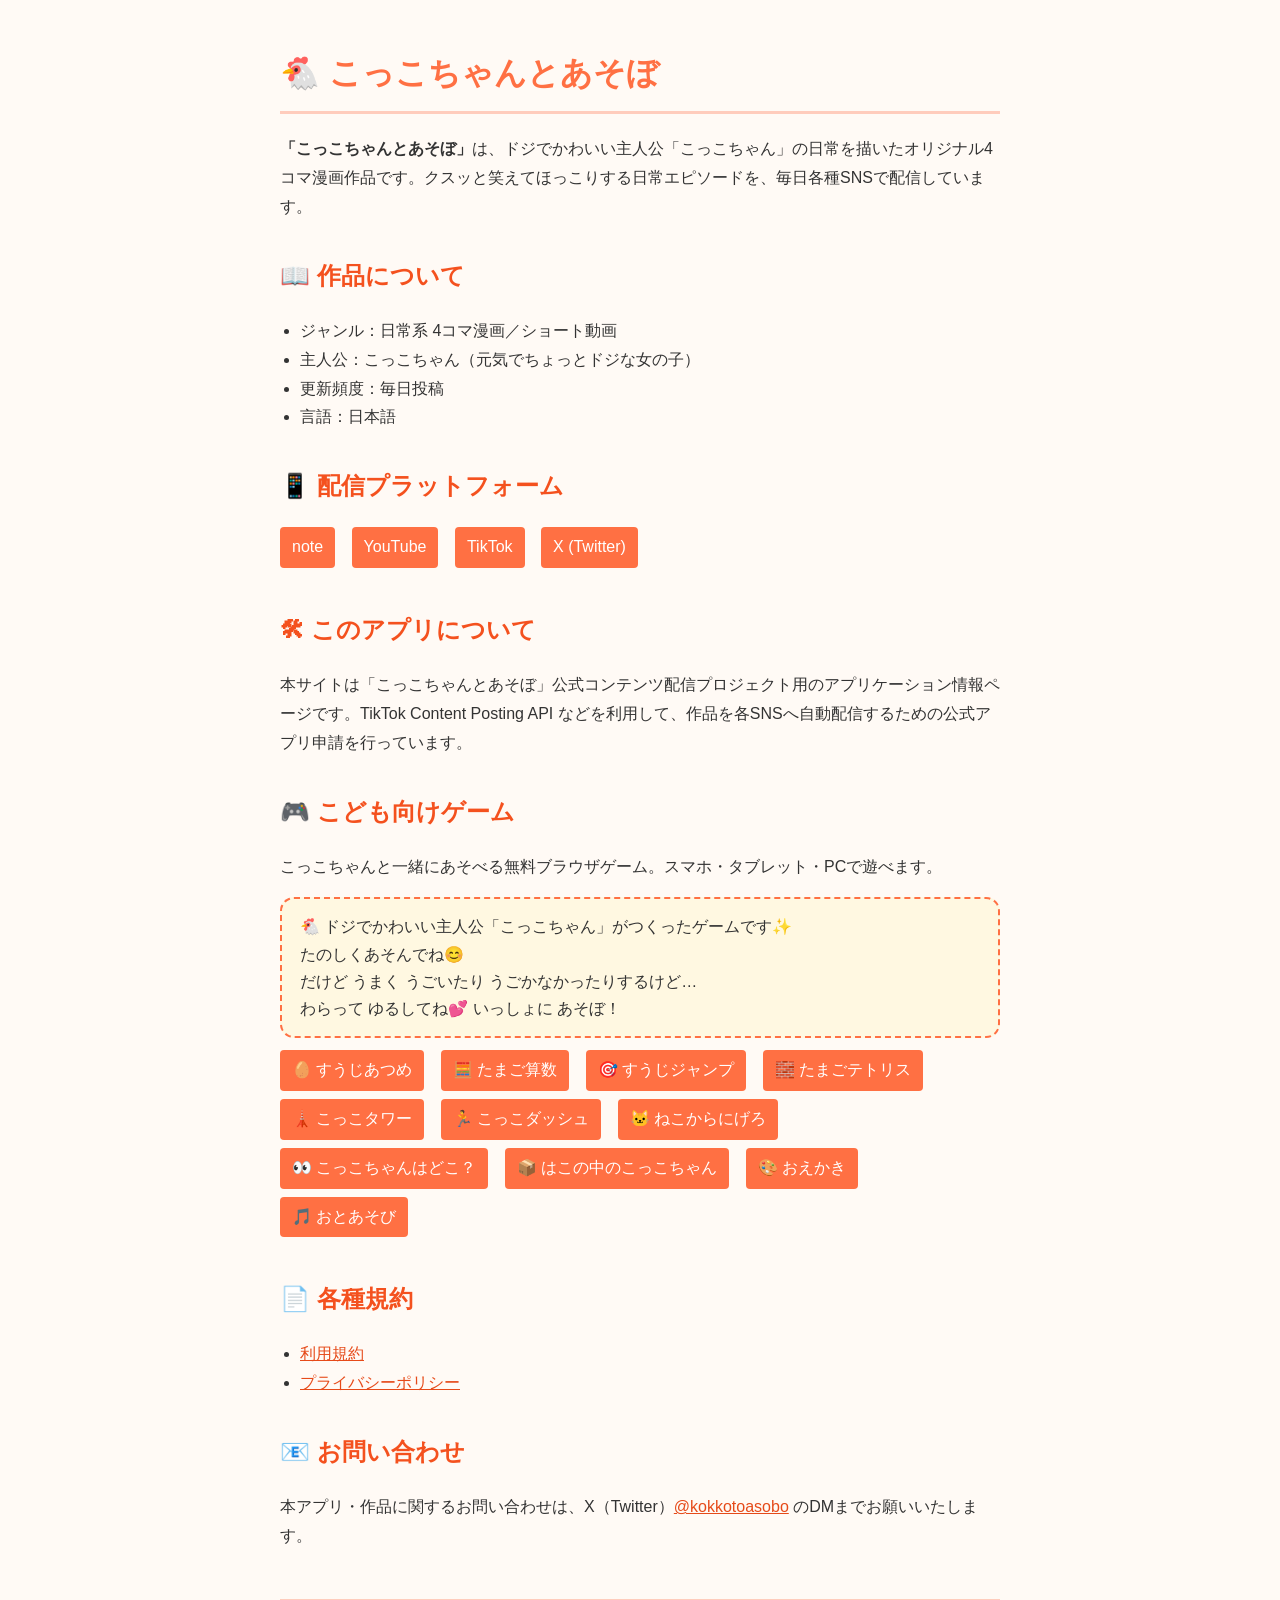
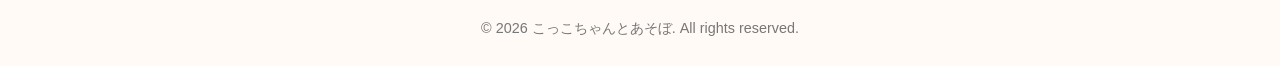
<file: index.html>
<!DOCTYPE html>
<html lang="ja">
<head>
<meta charset="UTF-8">
<meta name="viewport" content="width=device-width, initial-scale=1.0">
<title>こっこちゃんとあそぼ | 日常4コマ漫画</title>
<meta name="description" content="「こっこちゃんとあそぼ」は、ドジでかわいい主人公こっこちゃんの日常を描いた4コマ漫画作品です。note・YouTube Shorts・TikTok・Xで毎日配信中。">
<style>
  body { font-family: -apple-system, "Segoe UI", "Hiragino Sans", "Yu Gothic UI", sans-serif; max-width: 720px; margin: 0 auto; padding: 24px; line-height: 1.8; color: #333; background: #fffaf5; }
  h1 { color: #ff7043; border-bottom: 3px solid #ffccbc; padding-bottom: 8px; }
  h2 { color: #f4511e; margin-top: 32px; }
  a { color: #e64a19; }
  ul { padding-left: 20px; }
  .footer { margin-top: 48px; padding-top: 16px; border-top: 1px solid #ffccbc; font-size: 0.9em; color: #777; text-align: center; }
  .links a { display: inline-block; margin-right: 12px; margin-bottom: 8px; padding: 6px 12px; background: #ff7043; color: #fff; text-decoration: none; border-radius: 4px; }
</style>
</head>
<body>
<h1>🐔 こっこちゃんとあそぼ</h1>
<p><strong>「こっこちゃんとあそぼ」</strong>は、ドジでかわいい主人公「こっこちゃん」の日常を描いたオリジナル4コマ漫画作品です。クスッと笑えてほっこりする日常エピソードを、毎日各種SNSで配信しています。</p>

<h2>📖 作品について</h2>
<ul>
  <li>ジャンル：日常系 4コマ漫画／ショート動画</li>
  <li>主人公：こっこちゃん（元気でちょっとドジな女の子）</li>
  <li>更新頻度：毎日投稿</li>
  <li>言語：日本語</li>
</ul>

<h2>📱 配信プラットフォーム</h2>
<div class="links">
  <a href="https://note.com/kokkotoasobo" target="_blank" rel="noopener">note</a>
  <a href="https://www.youtube.com/channel/UC7okq7dmOaVme2zmPf5RaPw" target="_blank" rel="noopener">YouTube</a>
  <a href="https://www.tiktok.com/@kokkochantoasabo" target="_blank" rel="noopener">TikTok</a>
  <a href="https://x.com/kokkotoasobo" target="_blank" rel="noopener">X (Twitter)</a>
</div>

<h2>🛠 このアプリについて</h2>
<p>本サイトは「こっこちゃんとあそぼ」公式コンテンツ配信プロジェクト用のアプリケーション情報ページです。TikTok Content Posting API などを利用して、作品を各SNSへ自動配信するための公式アプリ申請を行っています。</p>

<h2>🎮 こども向けゲーム</h2>
<p>こっこちゃんと一緒にあそべる無料ブラウザゲーム。スマホ・タブレット・PCで遊べます。</p>
<div style="background:#fff8e1; border:2px dashed #ff7043; padding:14px 18px; border-radius:14px; margin:12px 0; line-height:1.7;">
🐔 ドジでかわいい主人公「こっこちゃん」がつくったゲームです✨<br>
たのしくあそんでね😊<br>
だけど うまく うごいたり うごかなかったりするけど…<br>
わらって ゆるしてね💕  いっしょに あそぼ！
</div>
<div class="links">
  <a href="games/number-collect/">🥚 すうじあつめ</a>
  <a href="games/egg-math/">🧮 たまご算数</a>
  <a href="games/number-jump/">🎯 すうじジャンプ</a>
  <a href="games/egg-tetris/">🧱 たまごテトリス</a>
  <a href="games/kokko-tower/">🗼 こっこタワー</a>
  <a href="games/kokko-dash/">🏃 こっこダッシュ</a>
  <a href="games/escape-cat/">🐱 ねこからにげろ</a>
  <a href="games/find-kokko/">👀 こっこちゃんはどこ？</a>
  <a href="games/shell-game/">📦 はこの中のこっこちゃん</a>
  <a href="games/coloring/">🎨 おえかき</a>
  <a href="games/sound-play/">🎵 おとあそび</a>
</div>

<h2>📄 各種規約</h2>
<ul>
  <li><a href="terms.html">利用規約</a></li>
  <li><a href="privacy.html">プライバシーポリシー</a></li>
</ul>

<h2>📧 お問い合わせ</h2>
<p>本アプリ・作品に関するお問い合わせは、X（Twitter）<a href="https://x.com/kokkotoasobo" target="_blank" rel="noopener">@kokkotoasobo</a> のDMまでお願いいたします。</p>

<div class="footer">
  © 2026 こっこちゃんとあそぼ. All rights reserved.
</div>
</body>
</html>
</file>
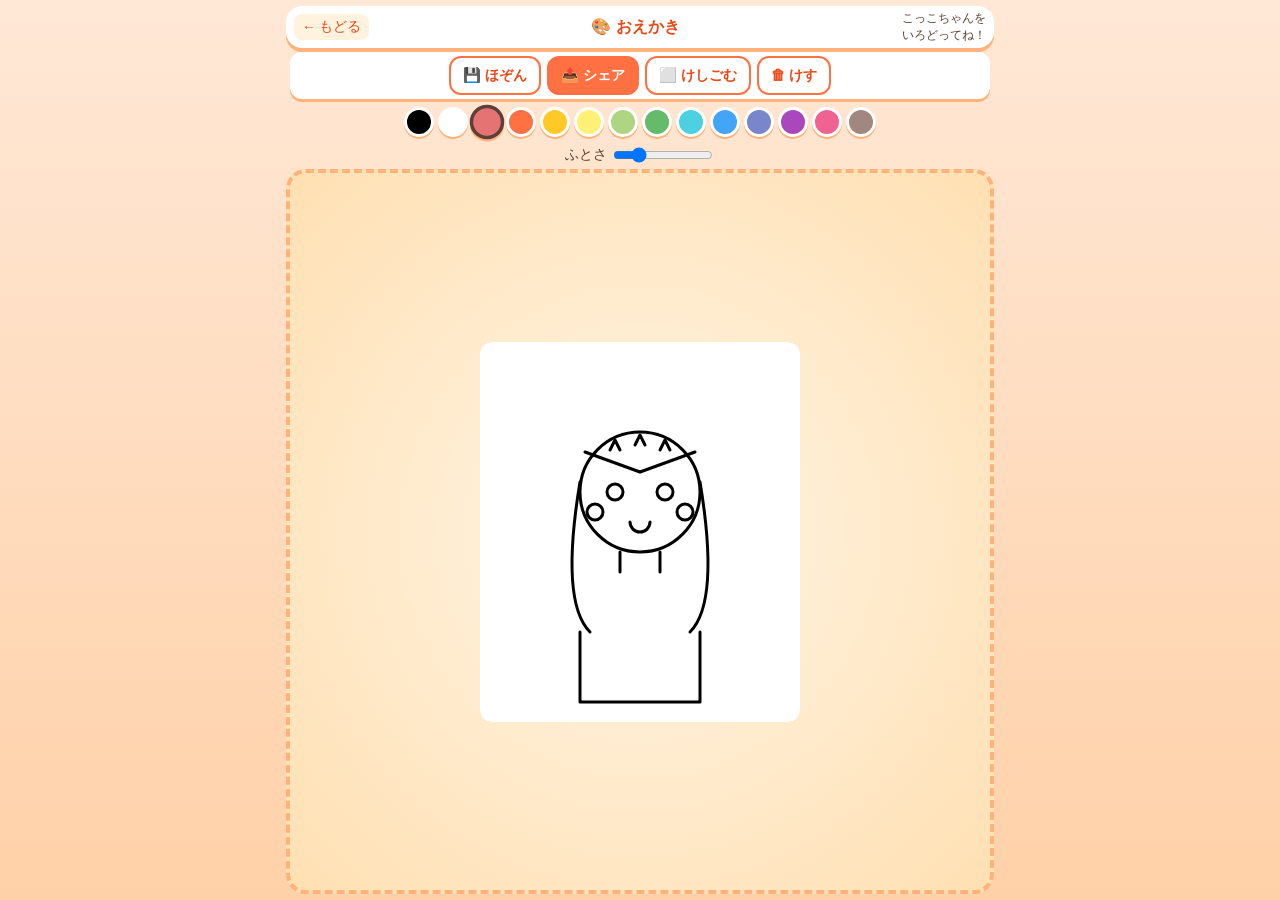
<file: games/coloring/index.html>
<!DOCTYPE html>
<html lang="ja">
<head>
<meta charset="UTF-8">
<meta name="viewport" content="width=device-width, initial-scale=1.0, user-scalable=no">
<title>こっこちゃん おえかき | こっこちゃん</title>
<link rel="stylesheet" href="../_shared/style.css">
<style>
canvas {
  display: block;
  margin: 0 auto;
  background: #fff;
  border-radius: 12px;
  box-shadow: inset 0 0 0 4px #ffb27a;
  touch-action: none;
  cursor: crosshair;
  max-width: 100%;
  max-height: 100%;
  width: auto;
  height: auto;
  aspect-ratio: 320 / 380;
}

/* シェアモーダル */
.share-modal {
  position: fixed; inset: 0;
  background: rgba(0,0,0,0.6);
  display: flex; align-items: center; justify-content: center;
  z-index: 200;
}
.share-modal.hidden { display: none !important; }
.share-card {
  background: #fff;
  padding: 20px;
  border-radius: 20px;
  max-width: 90%;
  width: 340px;
  box-shadow: 0 10px 0 #ffb27a;
}
.share-card h2 {
  margin: 0 0 12px;
  color: #e64a19;
  text-align: center;
  font-size: 1.3em;
}
.share-card p {
  margin: 0 0 8px;
  font-size: 0.9em;
  color: #5d4037;
}
.share-card textarea {
  width: 100%;
  padding: 8px;
  border: 2px solid #ff7043;
  border-radius: 8px;
  font-size: 1em;
  font-family: inherit;
  resize: vertical;
  box-sizing: border-box;
}
#shareHint {
  font-size: 0.8em;
  color: #777;
  margin-top: 8px;
  line-height: 1.5;
}
.share-btns {
  display: flex;
  gap: 8px;
  margin-top: 14px;
}
.cancel-btn, .go-btn {
  flex: 1;
  padding: 10px;
  border-radius: 12px;
  font-weight: bold;
  cursor: pointer;
  font-size: 1em;
  font-family: inherit;
}
.cancel-btn { background: #fff; border: 2px solid #ff7043; color: #e64a19; }
.go-btn { background: #ff7043; border: 2px solid #ff7043; color: #fff; }
.cancel-btn:active, .go-btn:active { transform: translateY(2px); }
/* レイアウト固定: ヘッダー・ツール・パレット・サイズは縮まない、stageだけ縮む */
#app { padding: 6px; gap: 0; }
header { flex-shrink: 0; padding: 4px 8px; margin-bottom: 4px; }
header h1 { font-size: 1em; }
header .hud { font-size: 0.75em; }
.tools, .colors, .size { flex-shrink: 0; }
#stage { flex: 1 1 0; min-height: 0; }

.colors { display: flex; flex-wrap: wrap; gap: 4px; justify-content: center; padding: 4px; }
.col {
  width: 30px; height: 30px; border-radius: 50%;
  border: 3px solid #fff; box-shadow: 0 2px 0 #ffb27a;
  cursor: pointer;
}
.col.active { border-color: #5d4037; transform: scale(1.15); }
.tools {
  display: flex;
  gap: 6px;
  justify-content: center;
  padding: 4px;
  flex-wrap: wrap;
  background: #fff;
  border-radius: 12px;
  box-shadow: 0 3px 0 #ffb27a;
  margin: 0 4px 4px;
}
.tools button {
  padding: 8px 12px;
  background: #fff;
  border: 2px solid #ff7043;
  color: #e64a19;
  border-radius: 12px;
  font-weight: bold;
  cursor: pointer;
  font-size: 0.9em;
  font-family: inherit;
  touch-action: manipulation;
}
.tools button:active { transform: translateY(2px); }
.size { display: flex; gap: 4px; justify-content: center; padding: 4px; align-items:center; font-size: 0.85em; }
.size input { width: 100px; }
</style>
</head>
<body>
<div id="app">
  <header>
    <a href="../../" class="back">← もどる</a>
    <h1>🎨 おえかき</h1>
    <div class="hud">こっこちゃんを<br>いろどってね！</div>
  </header>
  <div class="tools">
    <button id="bSave">💾 ほぞん</button>
    <button id="bShare" style="background:#ff7043; color:#fff; border-color:#ff7043;">📤 シェア</button>
    <button id="bErase">⬜ けしごむ</button>
    <button id="bClear">🗑 けす</button>
  </div>
  <div class="colors" id="palette"></div>
  <div class="size">ふとさ <input type="range" id="sz" min="2" max="30" value="8"></div>
  <div id="stage" style="display:flex;align-items:center;justify-content:center;">
    <canvas id="cv" width="320" height="380"></canvas>
  </div>
</div>

<!-- シェアモーダル -->
<div id="shareModal" class="share-modal hidden">
  <div class="share-card">
    <h2>📤 シェア</h2>
    <p>コメントを入れてね（@kokkotoasobo と #こっこちゃんとあそぼ は自動で入るよ）</p>
    <textarea id="shareText" rows="3" placeholder="ぬったよ〜！😊"></textarea>
    <div id="shareHint"></div>
    <div class="share-btns">
      <button id="shareCancel" class="cancel-btn">キャンセル</button>
      <button id="shareGo" class="go-btn">📤 シェアする</button>
    </div>
  </div>
</div>
<script>
const cv=document.getElementById('cv'),ctx=cv.getContext('2d');
const COLORS=['#000','#fff','#e57373','#ff7043','#ffca28','#fff176','#aed581','#66bb6a','#4dd0e1','#42a5f5','#7986cb','#ab47bc','#f06292','#a1887f'];
let color='#000', size=8, drawing=false, eraser=false;
const $=id=>document.getElementById(id);

function drawTemplate(){
  // こっこちゃんの線画
  ctx.fillStyle='#fff';ctx.fillRect(0,0,cv.width,cv.height);
  ctx.strokeStyle='#000';ctx.lineWidth=3;ctx.lineCap='round';ctx.lineJoin='round';
  // 顔
  ctx.beginPath();ctx.arc(160,150,60,0,Math.PI*2);ctx.stroke();
  // 髪（両サイド）
  ctx.beginPath();
  ctx.moveTo(100,140);ctx.quadraticCurveTo(80,260,110,290);ctx.stroke();
  ctx.beginPath();
  ctx.moveTo(220,140);ctx.quadraticCurveTo(240,260,210,290);ctx.stroke();
  // 前髪
  ctx.beginPath();
  ctx.moveTo(105,110);ctx.lineTo(160,130);ctx.lineTo(215,110);ctx.stroke();
  // カチューシャの三角
  ctx.beginPath();ctx.moveTo(130,108);ctx.lineTo(135,98);ctx.lineTo(140,108);ctx.stroke();
  ctx.beginPath();ctx.moveTo(155,103);ctx.lineTo(160,93);ctx.lineTo(165,103);ctx.stroke();
  ctx.beginPath();ctx.moveTo(180,108);ctx.lineTo(185,98);ctx.lineTo(190,108);ctx.stroke();
  // 目
  ctx.beginPath();ctx.arc(135,150,8,0,Math.PI*2);ctx.stroke();
  ctx.beginPath();ctx.arc(185,150,8,0,Math.PI*2);ctx.stroke();
  // ほっぺ
  ctx.beginPath();ctx.arc(115,170,8,0,Math.PI*2);ctx.stroke();
  ctx.beginPath();ctx.arc(205,170,8,0,Math.PI*2);ctx.stroke();
  // 口
  ctx.beginPath();ctx.arc(160,180,10,0,Math.PI);ctx.stroke();
  // 体（服）
  ctx.beginPath();
  ctx.moveTo(100,290);ctx.lineTo(100,360);ctx.lineTo(220,360);ctx.lineTo(220,290);ctx.stroke();
  // 首
  ctx.beginPath();ctx.moveTo(140,210);ctx.lineTo(140,230);ctx.moveTo(180,210);ctx.lineTo(180,230);ctx.stroke();
}
function buildPalette(){
  const p=$('palette');
  COLORS.forEach((c,i)=>{
    const e=document.createElement('div');
    e.className='col'+(i===2?' active':'');
    e.style.background=c;
    e.onclick=()=>{
      color=c;eraser=false;
      document.querySelectorAll('.col').forEach(x=>x.classList.remove('active'));
      e.classList.add('active');
    };
    p.appendChild(e);
  });
  color='#e57373';
}
function pos(e){
  const r=cv.getBoundingClientRect();
  const t=e.touches?e.touches[0]:e;
  return {x:(t.clientX-r.left)*cv.width/r.width,y:(t.clientY-r.top)*cv.height/r.height};
}
function start(e){e.preventDefault();drawing=true;const p=pos(e);ctx.beginPath();ctx.moveTo(p.x,p.y);}
function move(e){if(!drawing)return;e.preventDefault();const p=pos(e);
  ctx.lineWidth=size;ctx.lineCap='round';ctx.lineJoin='round';
  ctx.strokeStyle=eraser?'#fff':color;
  ctx.lineTo(p.x,p.y);ctx.stroke();
}
function end(){drawing=false;}
cv.addEventListener('mousedown',start);cv.addEventListener('mousemove',move);
cv.addEventListener('mouseup',end);cv.addEventListener('mouseleave',end);
cv.addEventListener('touchstart',start,{passive:false});
cv.addEventListener('touchmove',move,{passive:false});
cv.addEventListener('touchend',end);
$('sz').oninput=e=>size=+e.target.value;
$('bClear').onclick=()=>{if(confirm('ぜんぶ消すよ？'))drawTemplate();};
$('bErase').onclick=()=>{eraser=!eraser;$('bErase').style.background=eraser?'#ffe0b2':'#fff';};
$('bSave').onclick=()=>{
  const a=document.createElement('a');
  a.download='kokko-coloring.png';
  a.href=cv.toDataURL();
  a.click();
};

// === X投稿機能 ===
const MENTION='@kokkotoasobo';
const HASHTAG='#こっこちゃんとあそぼ';

function canvasToBlob(){
  return new Promise(resolve=>cv.toBlob(b=>resolve(b),'image/png'));
}

$('bShare').onclick=()=>{
  $('shareModal').classList.remove('hidden');
  const hint=$('shareHint');
  let canFiles=false;
  try{
    canFiles=navigator.canShare && navigator.canShare({files:[new File([new Blob()],'t.png',{type:'image/png'})]});
  }catch(e){}
  if(canFiles){
    hint.innerHTML='✅ <b>画像つきで X / LINE / Instagram / TikTok などお好きなSNSへ投稿できます！</b><br>「シェアする」を押すと共有メニューが開きます。';
  }else{
    hint.innerHTML='💡 このデバイス（PCなど）では画像を直接添付できないため、<b>1) 画像が自動でダウンロード</b>され、<b>2) Xの投稿画面が開きます</b>。<br>他のSNSに投稿したい場合は、ダウンロードした画像を手動でアップロードしてください。';
  }
};

$('shareCancel').addEventListener('click',()=>{
  $('shareModal').classList.add('hidden');
});

$('shareGo').onclick=async()=>{
  const userText=$('shareText').value.trim();
  const text=(userText?userText+'\n\n':'')+MENTION+' '+HASHTAG;
  $('shareModal').classList.add('hidden');

  try{
    const blob=await canvasToBlob();
    if(!blob){throw new Error('blob failed');}
    const file=new File([blob],'kokko-coloring.png',{type:'image/png'});

    // モバイル等：Web Share API でファイル付き共有
    if(navigator.canShare && navigator.canShare({files:[file]})){
      try{
        await navigator.share({
          text:text,
          files:[file],
        });
        return;
      }catch(e){
        if(e.name==='AbortError')return;
        // フォールバックへ
      }
    }

    // フォールバック：画像ダウンロード + X投稿画面
    const a=document.createElement('a');
    a.download='kokko-coloring.png';
    a.href=cv.toDataURL();
    a.click();
    // 少し待ってからXを開く
    setTimeout(()=>{
      const url='https://twitter.com/intent/tweet?text='+encodeURIComponent(text);
      window.open(url,'_blank','noopener');
    },300);
  }catch(e){
    alert('共有に失敗しました: '+e.message);
  }
};

buildPalette();drawTemplate();
</script>
</body>
</html>
</file>
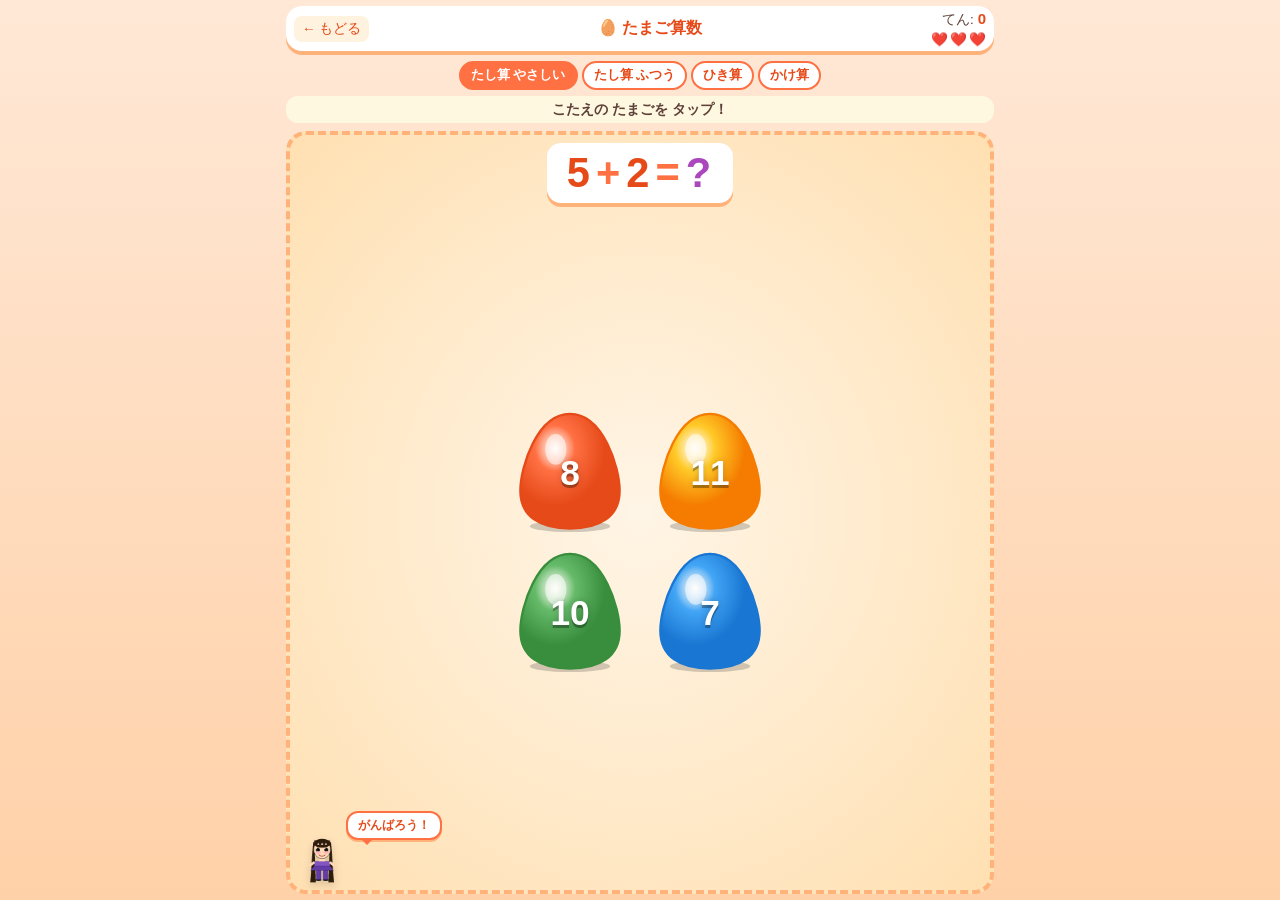
<file: games/egg-math/index.html>
<!DOCTYPE html>
<html lang="ja">
<head>
<meta charset="UTF-8">
<meta name="viewport" content="width=device-width, initial-scale=1.0, user-scalable=no">
<title>たまご算数 | こっこちゃん</title>
<link rel="stylesheet" href="../_shared/style.css">
<style>
/* レイアウト全体を縦に詰める */
#app { gap: 4px; padding: 6px; }
header { margin-bottom: 4px; padding: 4px 8px; }
header h1 { font-size: 1em; }

.diff { display: flex; gap: 4px; justify-content: center; padding: 2px; flex-wrap: wrap; }
.diff button {
  padding: 4px 10px; border: 2px solid #ff7043; background: #fff;
  color: #e64a19; border-radius: 999px; font-weight: bold; cursor: pointer;
  font-size: 0.8em;
}
.diff button.active { background: #ff7043; color: #fff; }

#message {
  font-size: 0.9em; padding: 4px 8px; margin-bottom: 4px; min-height: 1em;
}

#stage {
  flex: 1;
  display: flex;
  flex-direction: column;
  align-items: center;
  justify-content: space-between;
  padding: 8px;
  position: relative;
  min-height: 0; /* flex子要素のオーバーフロー対策 */
}

.problem {
  font-size: clamp(1.8em, 6vw, 2.6em);
  font-weight: bold;
  background: #fff;
  padding: 6px 20px;
  border-radius: 14px;
  box-shadow: 0 4px 0 #ffb27a;
  letter-spacing: 0.05em;
  white-space: nowrap;
}
.problem .num { color: #e64a19; }
.problem .op { color: #ff7043; margin: 0 4px; }
.problem .q { color: #ab47bc; }

.choices {
  display: grid;
  grid-template-columns: repeat(2, 130px);
  grid-template-rows: repeat(2, 130px);
  gap: 10px;
  justify-content: center;
  align-content: center;
  flex: 1;
  width: 100%;
  max-width: 320px;
  min-height: 0;
}

.choice {
  position: relative;
  width: 130px;
  height: 130px;
  cursor: pointer;
  display: flex;
  align-items: center;
  justify-content: center;
  transition: transform 0.15s;
  -webkit-tap-highlight-color: transparent;
}
.choice:active { transform: scale(0.92); }

.choice svg { width: 100%; height: 100%; display: block; pointer-events: none; }
.choice .num {
  position: absolute;
  font-size: 2.2em;
  font-weight: 900;
  color: #fff;
  text-shadow: 0 3px 0 rgba(0,0,0,0.3), 0 0 6px rgba(0,0,0,0.2);
  pointer-events: none;
  font-family: -apple-system, "Segoe UI", "Comic Sans MS", sans-serif;
  line-height: 1;
}

.choice.right { animation: rightAnim 0.6s forwards; }
.choice.wrong { animation: wrongAnim 0.5s; }
@keyframes rightAnim {
  0%   { transform: scale(1); }
  30%  { transform: scale(1.2) rotate(-5deg); }
  60%  { transform: scale(1.2) rotate(5deg); }
  100% { transform: scale(0); opacity: 0; }
}
@keyframes wrongAnim {
  0%,100% { transform: translateX(0); }
  20%,60% { transform: translateX(-8px) rotate(-3deg); }
  40%,80% { transform: translateX(8px) rotate(3deg); }
}

/* こっこちゃん（小さく左下） */
.kokko-corner {
  position: absolute;
  bottom: 4px; left: 4px;
  width: 56px;
  pointer-events: none;
  z-index: 10;
}
.kokko-corner img { width: 100%; display: block; filter: drop-shadow(0 4px 4px rgba(0,0,0,0.15)); }

.bubble {
  position: absolute;
  bottom: 50px; left: 56px;
  background: #fff;
  border: 2px solid #ff7043;
  border-radius: 12px;
  padding: 4px 10px;
  font-size: 0.78em;
  font-weight: bold;
  color: #e64a19;
  white-space: nowrap;
  box-shadow: 0 2px 0 #ffb27a;
  z-index: 10;
}
.bubble::after {
  content: '';
  position: absolute;
  bottom: -7px; left: 14px;
  width: 0; height: 0;
  border: 5px solid transparent;
  border-top-color: #ff7043;
  border-bottom: 0;
}

.hearts-row { display: flex; gap: 2px; align-items: center; }
.heart { font-size: 1em; transition: all 0.3s; }
.heart.lost { filter: grayscale(1); transform: scale(0.7); opacity: 0.4; }

.streak {
  display: inline-block;
  background: #fff8e1;
  padding: 1px 8px;
  border-radius: 999px;
  font-size: 0.8em;
  color: #f57c00;
  font-weight: bold;
  margin-left: 4px;
}

.confetti {
  position: fixed;
  width: 8px; height: 8px;
  pointer-events: none;
  z-index: 200;
  border-radius: 50%;
}
</style>
</head>
<body>
<div id="app">
  <header>
    <a href="../../" class="back">← もどる</a>
    <h1>🥚 たまご算数</h1>
    <div class="hud">
      <span>てん: <b id="score">0</b></span>
      <div class="hearts-row" id="hearts"></div>
    </div>
  </header>

  <div class="diff">
    <button data-d="add" data-r="5" class="active">たし算 やさしい</button>
    <button data-d="add" data-r="9">たし算 ふつう</button>
    <button data-d="sub" data-r="9">ひき算</button>
    <button data-d="mul" data-r="5">かけ算</button>
  </div>

  <div id="message">こたえの たまごを タップ！</div>

  <div id="stage">
    <div class="problem" id="problem">
      <span class="num" id="a">2</span><span class="op" id="op">+</span><span class="num" id="b">3</span><span class="op">=</span><span class="q">?</span>
    </div>

    <div class="choices" id="choices"></div>

    <div class="bubble" id="bubble">がんばろう！</div>
    <div class="kokko-corner"><img src="../number-collect/assets/kokko.png" alt="こっこちゃん"></div>
  </div>
</div>

<div id="overlay" class="hidden"><div class="card">
  <h2 id="overTitle">ゲームオーバー</h2>
  <p id="overText"></p>
  <button id="overBtn" class="big">もういちど</button>
</div></div>

<script src="../_shared/sound.js"></script>
<script>
const COLORS = [
  ['#ff7043','#e64a19'],
  ['#ffca28','#f57c00'],
  ['#66bb6a','#388e3c'],
  ['#42a5f5','#1976d2'],
];
const $ = id => document.getElementById(id);

let score = 0;
let hearts = 3;
let streak = 0;
let maxStreak = 0;
let mode = 'add';
let range = 5;
let answer = 0;
let locked = false;

function eggSVG(colorIdx) {
  const [c1, c2] = COLORS[colorIdx % COLORS.length];
  const id = 'g' + Math.random().toString(36).slice(2, 8);
  return `
    <svg viewBox="0 0 100 110" xmlns="http://www.w3.org/2000/svg">
      <defs>
        <radialGradient id="${id}" cx="35%" cy="30%">
          <stop offset="0%" stop-color="#fff" stop-opacity="0.7"/>
          <stop offset="40%" stop-color="${c1}"/>
          <stop offset="100%" stop-color="${c2}"/>
        </radialGradient>
      </defs>
      <ellipse cx="50" cy="100" rx="34" ry="5" fill="rgba(0,0,0,0.18)"/>
      <path d="M50 5 C 78 5, 92 50, 92 70 C 92 92, 75 102, 50 102 C 25 102, 8 92, 8 70 C 8 50, 22 5, 50 5 Z"
            fill="url(#${id})" stroke="${c2}" stroke-width="2"/>
      <ellipse cx="38" cy="35" rx="9" ry="13" fill="rgba(255,255,255,0.55)"/>
    </svg>
  `;
}

function setProblem(a, b, op) {
  $('a').textContent = a;
  $('b').textContent = b;
  $('op').textContent = op;
}

function generate() {
  let a, b, op, r;
  if (mode === 'add') {
    a = 1 + Math.floor(Math.random() * range);
    b = 1 + Math.floor(Math.random() * range);
    op = '+'; r = a + b;
  } else if (mode === 'sub') {
    a = 2 + Math.floor(Math.random() * (range - 1));
    b = 1 + Math.floor(Math.random() * a);
    op = '−'; r = a - b;
  } else {
    a = 1 + Math.floor(Math.random() * range);
    b = 1 + Math.floor(Math.random() * range);
    op = '×'; r = a * b;
  }
  answer = r;
  setProblem(a, b, op);

  // 4択
  const set = new Set([r]);
  let safety = 0;
  while (set.size < 4 && safety < 50) {
    safety++;
    const offset = Math.floor(Math.random() * 9) - 4;
    if (offset === 0) continue;
    const v = r + offset;
    if (v >= 0) set.add(v);
  }
  let n = 0;
  while (set.size < 4) { if (!set.has(n)) set.add(n); n++; }

  const arr = [...set].sort(() => Math.random() - 0.5);
  const c = $('choices');
  c.innerHTML = '';
  arr.forEach((v, i) => {
    const e = document.createElement('div');
    e.className = 'choice';
    e.innerHTML = eggSVG(i) + `<div class="num">${v}</div>`;
    // クリックで判定
    e.addEventListener('click', function () { onTap(e, v); });
    c.appendChild(e);
  });
  locked = false;
}

function setBubble(text) { $('bubble').textContent = text; }
function setMessage(text) {
  const streakHtml = streak >= 2 ? ' <span class="streak">れんぞく ' + streak + '!</span>' : '';
  $('message').innerHTML = text + streakHtml;
}

function drawHearts() {
  const h = $('hearts');
  h.innerHTML = '';
  for (let i = 0; i < 3; i++) {
    const s = document.createElement('span');
    s.className = 'heart' + (i >= hearts ? ' lost' : '');
    s.textContent = '❤️';
    h.appendChild(s);
  }
}

function confetti(x, y) {
  for (let i = 0; i < 14; i++) {
    const c = document.createElement('div');
    c.className = 'confetti';
    c.style.left = x + 'px';
    c.style.top = y + 'px';
    c.style.background = COLORS[i % COLORS.length][0];
    const angle = (Math.PI * 2 * i) / 14 + Math.random();
    const dist = 80 + Math.random() * 80;
    const dx = Math.cos(angle) * dist + 'px';
    const dy = Math.sin(angle) * dist + 'px';
    c.animate([
      { transform: 'translate(0,0) scale(1)', opacity: 1 },
      { transform: `translate(${dx}, ${dy}) scale(0.5) rotate(720deg)`, opacity: 0 }
    ], { duration: 900, easing: 'ease-out' });
    document.body.appendChild(c);
    setTimeout(() => c.remove(), 950);
  }
}

function onTap(el, v) {
  if (locked) return;
  // 厳密に数値比較
  const numV = Number(v);
  const numA = Number(answer);
  if (numV === numA) {
    locked = true;
    KokkoSound.correct();
    el.classList.add('right');
    streak++;
    if (streak > maxStreak) maxStreak = streak;
    const bonus = streak >= 3 ? streak * 5 : 0;
    score += 10 + bonus;
    $('score').textContent = score;
    setBubble(streak >= 3 ? streak + 'れんぞく！' : 'せいかい！');
    setMessage('🎉 +' + (10 + bonus) + 'てん');
    const rect = el.getBoundingClientRect();
    confetti(rect.left + rect.width / 2, rect.top + rect.height / 2);
    setTimeout(() => {
      setMessage('つぎの もんだい！');
      generate();
    }, 900);
  } else {
    KokkoSound.wrong();
    el.classList.add('wrong');
    setTimeout(() => el.classList.remove('wrong'), 500);
    streak = 0;
    hearts--;
    drawHearts();
    setBubble('ちがうよ〜');
    setMessage('もう一回！');
    if (hearts <= 0) {
      gameOver();
    }
  }
}

function gameOver() {
  locked = true;
  KokkoSound.over();
  $('overTitle').textContent = score >= 50 ? 'よくできました！🌟' : 'ゲームオーバー';
  $('overText').textContent = `てんすう: ${score}点  /  さいだいれんぞく: ${maxStreak}`;
  $('overlay').classList.remove('hidden');
}

function reset() {
  score = 0; hearts = 3; streak = 0; maxStreak = 0;
  $('score').textContent = 0;
  drawHearts();
  setBubble('がんばろう！');
  setMessage('こたえの たまごを タップ！');
  $('overlay').classList.add('hidden');
  generate();
}

document.querySelectorAll('.diff button').forEach(b => b.onclick = () => {
  document.querySelectorAll('.diff button').forEach(x => x.classList.remove('active'));
  b.classList.add('active');
  mode = b.dataset.d;
  range = parseInt(b.dataset.r, 10);
  reset();
});
$('overBtn').onclick = reset;

drawHearts();
generate();
</script>
</body>
</html>
</file>
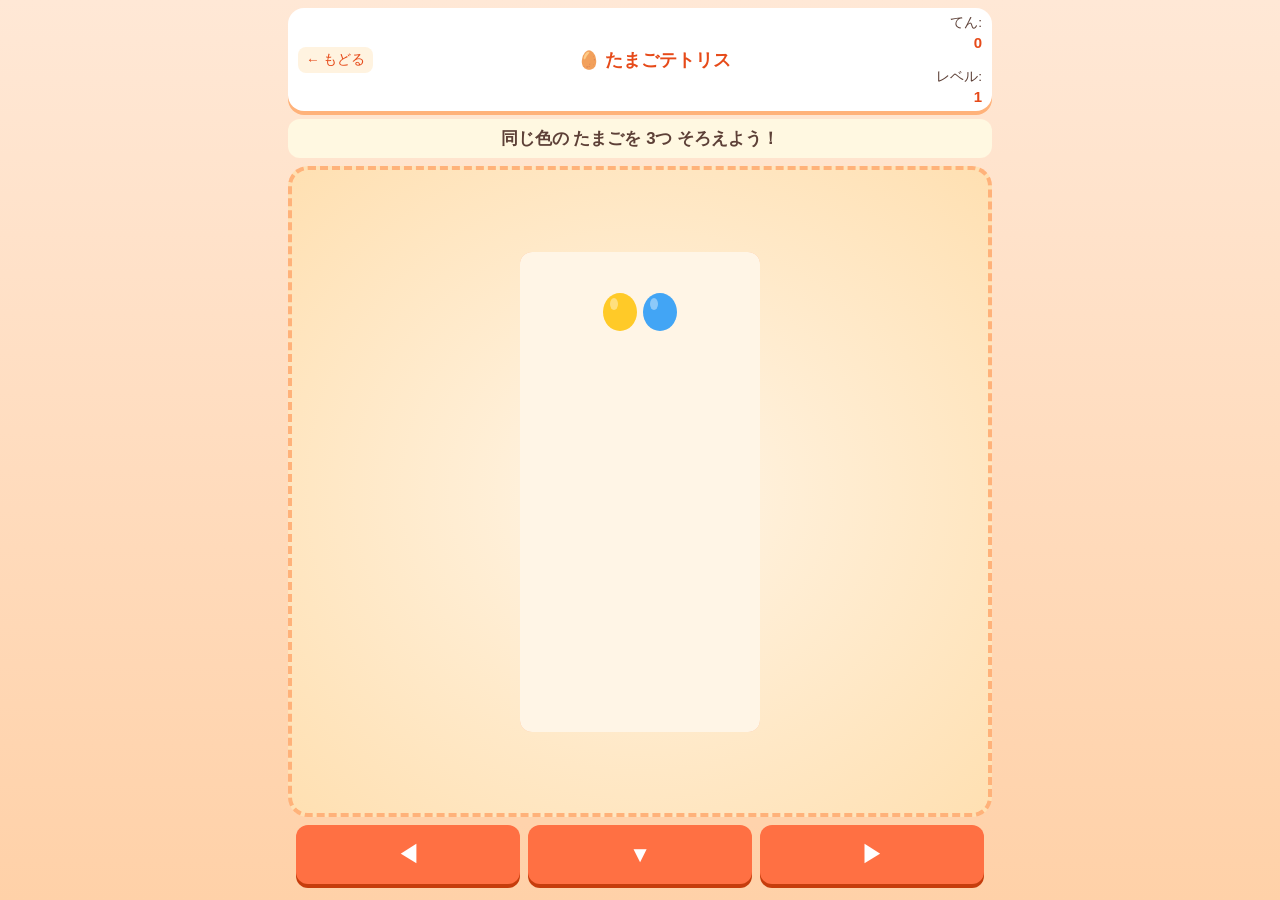
<file: games/egg-tetris/index.html>
<!DOCTYPE html>
<html lang="ja">
<head>
<meta charset="UTF-8">
<meta name="viewport" content="width=device-width, initial-scale=1.0, user-scalable=no">
<title>たまごテトリス | こっこちゃん</title>
<link rel="stylesheet" href="../_shared/style.css">
<style>
canvas { display: block; margin: 0 auto; background: #fff5e6; border-radius: 12px; box-shadow: inset 0 0 0 4px #ffb27a; touch-action: none; max-width: 100%; }
.touch { display: grid; grid-template-columns: 1fr 1fr 1fr; gap: 8px; padding: 8px; }
.touch button { padding: 14px 0; font-size: 1.4em; background: #ff7043; color:#fff; border:none; border-radius: 12px; box-shadow: 0 4px 0 #c63d0c; font-weight: bold; }
.touch button:active { transform: translateY(2px); box-shadow: 0 2px 0 #c63d0c; }
</style>
</head>
<body>
<div id="app">
  <header>
    <a href="../../" class="back">← もどる</a>
    <h1>🥚 たまごテトリス</h1>
    <div class="hud">てん: <b id="score">0</b><br>レベル: <b id="lvl">1</b></div>
  </header>
  <div id="message">同じ色の たまごを 3つ そろえよう！</div>
  <div id="stage" style="display:flex;align-items:center;justify-content:center;">
    <canvas id="cv" width="240" height="480"></canvas>
  </div>
  <div class="touch">
    <button id="bL">◀</button>
    <button id="bD">▼</button>
    <button id="bR">▶</button>
  </div>
</div>
<div id="overlay" class="hidden"><div class="card">
  <h2>ゲームオーバー</h2><p id="overText"></p>
  <button id="overBtn" class="big">もういちど</button>
</div></div>
<script src="../_shared/sound.js"></script>
<script>
const cv=document.getElementById('cv'),ctx=cv.getContext('2d');
const COLS=6,ROWS=12,CELL=40;
const COLORS=['#ff7043','#ffca28','#66bb6a','#42a5f5','#ab47bc','#ec407a'];
let grid,cur,score,lvl,fall,timer,gameOver;
const $=id=>document.getElementById(id);

function reset(){
  grid=Array.from({length:ROWS},()=>Array(COLS).fill(-1));
  score=0;lvl=1;fall=600;gameOver=false;
  $('score').textContent=0;$('lvl').textContent=1;
  spawn();
}
function spawn(){
  cur={x:Math.floor(COLS/2)-1,y:0,
       a:Math.floor(Math.random()*COLORS.length),
       b:Math.floor(Math.random()*COLORS.length)};
  if(grid[0][cur.x]>=0||grid[0][cur.x+1]>=0){
    gameOver=true;clearInterval(timer);KokkoSound.over();
    $('overText').textContent=`てんすう: ${score}`;
    $('overlay').classList.remove('hidden');
  }
}
function draw(){
  ctx.fillStyle='#fff5e6';ctx.fillRect(0,0,cv.width,cv.height);
  for(let y=0;y<ROWS;y++)for(let x=0;x<COLS;x++){
    if(grid[y][x]>=0)egg(x,y,grid[y][x]);
  }
  if(cur){egg(cur.x,cur.y,cur.a);egg(cur.x+1,cur.y,cur.b);}
}
function egg(x,y,c){
  const cx=x*CELL+CELL/2,cy=y*CELL+CELL/2;
  ctx.fillStyle=COLORS[c];
  ctx.beginPath();
  ctx.ellipse(cx,cy,CELL/2-3,CELL/2-1,0,0,Math.PI*2);
  ctx.fill();
  ctx.fillStyle='rgba(255,255,255,0.4)';
  ctx.beginPath();
  ctx.ellipse(cx-6,cy-8,4,6,0,0,Math.PI*2);
  ctx.fill();
}
function canMove(dx,dy){
  const nx=cur.x+dx,ny=cur.y+dy;
  if(nx<0||nx+1>=COLS+1||ny>=ROWS)return false;
  if(nx<0||nx+1>COLS)return false;
  if(grid[ny]&&(grid[ny][nx]>=0||grid[ny][nx+1]>=0))return false;
  return true;
}
function lock(){
  grid[cur.y][cur.x]=cur.a;
  grid[cur.y][cur.x+1]=cur.b;
  // 重力で個別に落下
  applyGravity();
  // マッチ消し
  while(checkMatches()){applyGravity();}
  spawn();
}
function applyGravity(){
  for(let x=0;x<COLS;x++){
    let stack=[];
    for(let y=ROWS-1;y>=0;y--)if(grid[y][x]>=0){stack.push(grid[y][x]);grid[y][x]=-1;}
    let y=ROWS-1;
    for(const v of stack){grid[y][x]=v;y--;}
  }
}
function checkMatches(){
  const mark=Array.from({length:ROWS},()=>Array(COLS).fill(false));
  let found=false;
  // 横
  for(let y=0;y<ROWS;y++)for(let x=0;x<COLS-2;x++){
    const c=grid[y][x];if(c<0)continue;
    if(grid[y][x+1]===c&&grid[y][x+2]===c){
      mark[y][x]=mark[y][x+1]=mark[y][x+2]=true;found=true;
    }
  }
  // 縦
  for(let x=0;x<COLS;x++)for(let y=0;y<ROWS-2;y++){
    const c=grid[y][x];if(c<0)continue;
    if(grid[y+1][x]===c&&grid[y+2][x]===c){
      mark[y][x]=mark[y+1][x]=mark[y+2][x]=true;found=true;
    }
  }
  if(found){
    KokkoSound.pop();
    let cnt=0;
    for(let y=0;y<ROWS;y++)for(let x=0;x<COLS;x++)if(mark[y][x]){grid[y][x]=-1;cnt++;}
    score+=cnt*10;$('score').textContent=score;
    if(score>=lvl*100){lvl++;$('lvl').textContent=lvl;fall=Math.max(150,fall-80);clearInterval(timer);timer=setInterval(tick,fall);}
  }
  return found;
}
function tick(){
  if(gameOver)return;
  if(canMove(0,1)){cur.y++;}else{lock();}
  draw();
}
function move(dx){if(canMove(dx,0)){cur.x+=dx;draw();}}
function drop(){while(canMove(0,1))cur.y++;lock();draw();}
document.addEventListener('keydown',e=>{
  if(gameOver)return;
  if(e.key==='ArrowLeft')move(-1);
  else if(e.key==='ArrowRight')move(1);
  else if(e.key==='ArrowDown')drop();
});
$('bL').onclick=()=>move(-1);
$('bR').onclick=()=>move(1);
$('bD').onclick=drop;
$('overBtn').onclick=()=>{$('overlay').classList.add('hidden');reset();timer=setInterval(tick,fall);};
reset();timer=setInterval(tick,fall);draw();
</script>
</body>
</html>
</file>
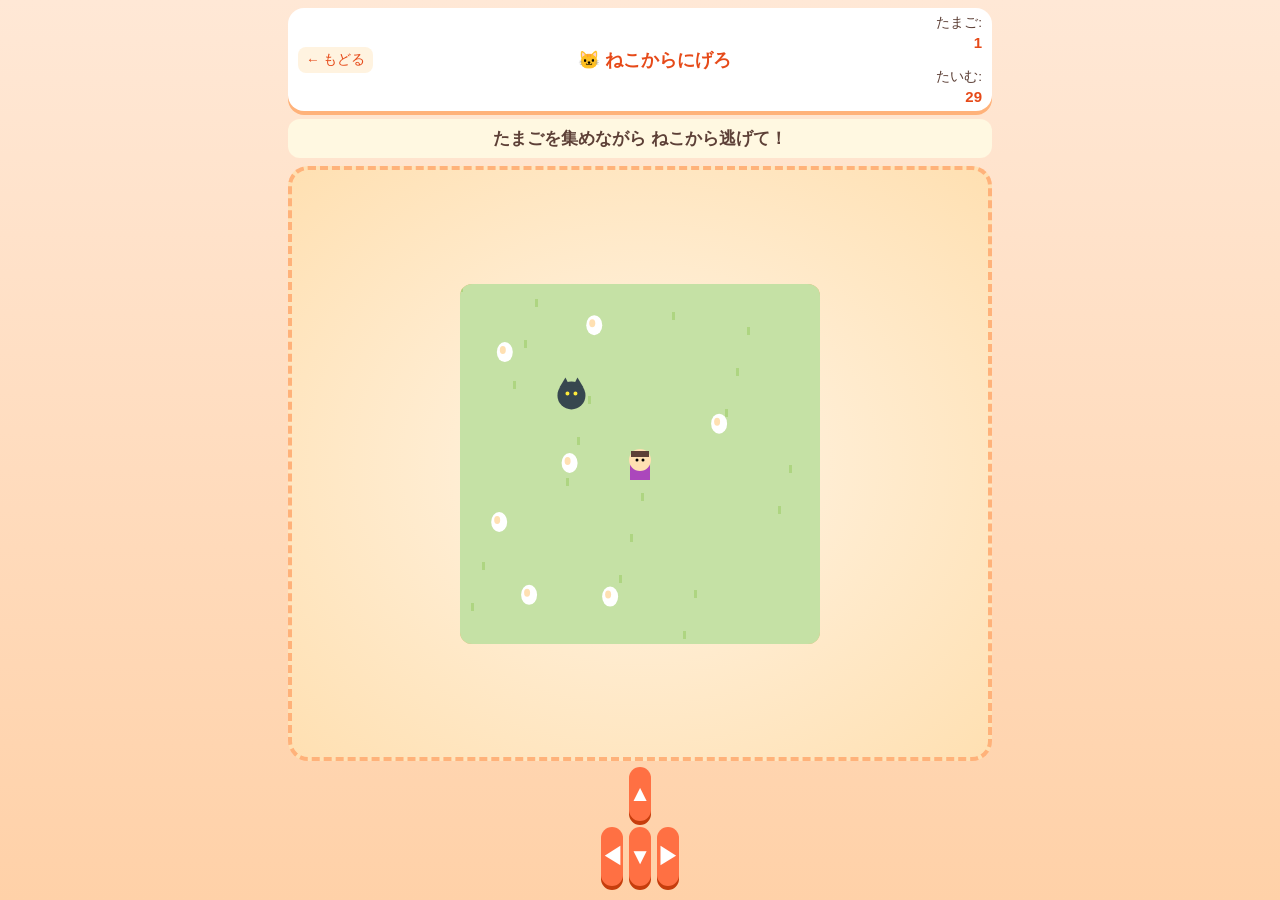
<file: games/escape-cat/index.html>
<!DOCTYPE html>
<html lang="ja">
<head>
<meta charset="UTF-8">
<meta name="viewport" content="width=device-width, initial-scale=1.0, user-scalable=no">
<title>ねこからにげろ | こっこちゃん</title>
<link rel="stylesheet" href="../_shared/style.css">
<style>
canvas { display: block; margin: 0 auto; background: #c5e1a5; border-radius: 12px; box-shadow: inset 0 0 0 4px #ffb27a; touch-action: none; max-width: 100%; max-height: 100%; }
.pad { display: grid; grid-template-columns: 1fr 1fr 1fr; gap: 6px; padding: 6px; max-width: 240px; margin: 0 auto; }
.pad button { padding: 14px 0; font-size: 1.4em; background: #ff7043; color:#fff; border:none; border-radius: 12px; box-shadow: 0 4px 0 #c63d0c; font-weight: bold; }
.pad .none { visibility: hidden; }
</style>
</head>
<body>
<div id="app">
  <header>
    <a href="../../" class="back">← もどる</a>
    <h1>🐱 ねこからにげろ</h1>
    <div class="hud">たまご: <b id="eggs">0</b><br>たいむ: <b id="time">30</b></div>
  </header>
  <div id="message">たまごを集めながら ねこから逃げて！</div>
  <div id="stage" style="display:flex;align-items:center;justify-content:center;">
    <canvas id="cv" width="360" height="360"></canvas>
  </div>
  <div class="pad">
    <button class="none"></button><button id="bU">▲</button><button class="none"></button>
    <button id="bL">◀</button><button id="bD">▼</button><button id="bR">▶</button>
  </div>
</div>
<div id="overlay" class="hidden"><div class="card">
  <h2 id="overTitle">ゲームオーバー</h2><p id="overText"></p>
  <button id="overBtn" class="big">もういちど</button>
</div></div>
<script src="../_shared/sound.js"></script>
<script>
const cv=document.getElementById('cv'),ctx=cv.getContext('2d');
const W=cv.width,H=cv.height,SIZE=24;
let kokko,cat,eggs,collected,timeLeft,gameOver,timer,tick;
const $=id=>document.getElementById(id);

function reset(){
  kokko={x:W/2,y:H/2,vx:0,vy:0};
  cat={x:30,y:30};
  eggs=[];collected=0;timeLeft=30;gameOver=false;
  for(let i=0;i<8;i++)spawnEgg();
  $('eggs').textContent=0;$('time').textContent=30;
}
function spawnEgg(){eggs.push({x:30+Math.random()*(W-60),y:30+Math.random()*(H-60)});}
function step(){
  if(gameOver)return;
  // 移動
  kokko.x+=kokko.vx;kokko.y+=kokko.vy;
  kokko.x=Math.max(SIZE,Math.min(W-SIZE,kokko.x));
  kokko.y=Math.max(SIZE,Math.min(H-SIZE,kokko.y));
  // 猫追跡
  const dx=kokko.x-cat.x,dy=kokko.y-cat.y;
  const d=Math.hypot(dx,dy);
  if(d>0){cat.x+=(dx/d)*1.8;cat.y+=(dy/d)*1.8;}
  // たまご収集
  eggs=eggs.filter(e=>{
    if(Math.hypot(e.x-kokko.x,e.y-kokko.y)<SIZE){
      KokkoSound.pickup();collected++;$('eggs').textContent=collected;
      spawnEgg();return false;
    }
    return true;
  });
  // 衝突
  if(Math.hypot(cat.x-kokko.x,cat.y-kokko.y)<SIZE+5){
    KokkoSound.over();gameOver=true;
    $('overTitle').textContent='つかまった！';
    $('overText').textContent=`たまご: ${collected}個`;
    $('overlay').classList.remove('hidden');
    clearInterval(timer);return;
  }
  draw();
  requestAnimationFrame(step);
}
function draw(){
  ctx.fillStyle='#c5e1a5';ctx.fillRect(0,0,W,H);
  // 草
  ctx.fillStyle='#aed581';
  for(let i=0;i<20;i++){const x=(i*53)%W,y=(i*97)%H;ctx.fillRect(x,y,3,8);}
  // たまご
  for(const e of eggs){
    ctx.fillStyle='#fff';
    ctx.beginPath();ctx.ellipse(e.x,e.y,8,10,0,0,Math.PI*2);ctx.fill();
    ctx.fillStyle='#ffe0b2';
    ctx.beginPath();ctx.ellipse(e.x-2,e.y-2,3,4,0,0,Math.PI*2);ctx.fill();
  }
  // ねこ
  ctx.fillStyle='#37474f';
  ctx.beginPath();ctx.arc(cat.x,cat.y,14,0,Math.PI*2);ctx.fill();
  ctx.beginPath();ctx.moveTo(cat.x-12,cat.y-8);ctx.lineTo(cat.x-6,cat.y-18);ctx.lineTo(cat.x-2,cat.y-10);ctx.fill();
  ctx.beginPath();ctx.moveTo(cat.x+12,cat.y-8);ctx.lineTo(cat.x+6,cat.y-18);ctx.lineTo(cat.x+2,cat.y-10);ctx.fill();
  ctx.fillStyle='#ffeb3b';
  ctx.beginPath();ctx.arc(cat.x-4,cat.y-2,2,0,Math.PI*2);ctx.arc(cat.x+4,cat.y-2,2,0,Math.PI*2);ctx.fill();
  // こっこちゃん
  ctx.fillStyle='#ab47bc';
  ctx.fillRect(kokko.x-10,kokko.y-2,20,18);
  ctx.fillStyle='#ffe0b2';
  ctx.beginPath();ctx.arc(kokko.x,kokko.y-4,11,0,Math.PI*2);ctx.fill();
  ctx.fillStyle='#5d4037';
  ctx.fillRect(kokko.x-9,kokko.y-13,18,6);
  ctx.fillStyle='#000';
  ctx.beginPath();ctx.arc(kokko.x-3,kokko.y-4,1.5,0,Math.PI*2);ctx.arc(kokko.x+3,kokko.y-4,1.5,0,Math.PI*2);ctx.fill();
}
function setVel(dx,dy){kokko.vx=dx*3;kokko.vy=dy*3;}
document.addEventListener('keydown',e=>{
  if(e.key==='ArrowLeft')setVel(-1,0);
  else if(e.key==='ArrowRight')setVel(1,0);
  else if(e.key==='ArrowUp')setVel(0,-1);
  else if(e.key==='ArrowDown')setVel(0,1);
});
document.addEventListener('keyup',e=>{
  if(['ArrowLeft','ArrowRight','ArrowUp','ArrowDown'].includes(e.key))setVel(0,0);
});
function bind(id,dx,dy){
  const b=$(id);
  const start=e=>{e.preventDefault();setVel(dx,dy);};
  const end=e=>{e.preventDefault();setVel(0,0);};
  b.addEventListener('touchstart',start,{passive:false});
  b.addEventListener('touchend',end,{passive:false});
  b.addEventListener('mousedown',start);
  b.addEventListener('mouseup',end);
  b.addEventListener('mouseleave',end);
}
bind('bL',-1,0);bind('bR',1,0);bind('bU',0,-1);bind('bD',0,1);
$('overBtn').onclick=()=>{$('overlay').classList.add('hidden');reset();timer=setInterval(()=>{
  timeLeft--;$('time').textContent=timeLeft;
  if(timeLeft<=0){gameOver=true;clearInterval(timer);KokkoSound.clear();
    $('overTitle').textContent='クリア！';
    $('overText').textContent=`たまご: ${collected}個`;
    $('overlay').classList.remove('hidden');}
},1000);step();};
reset();
timer=setInterval(()=>{
  timeLeft--;$('time').textContent=timeLeft;
  if(timeLeft<=0){gameOver=true;clearInterval(timer);KokkoSound.clear();
    $('overTitle').textContent='クリア！';
    $('overText').textContent=`たまご: ${collected}個`;
    $('overlay').classList.remove('hidden');}
},1000);
step();
</script>
</body>
</html>
</file>
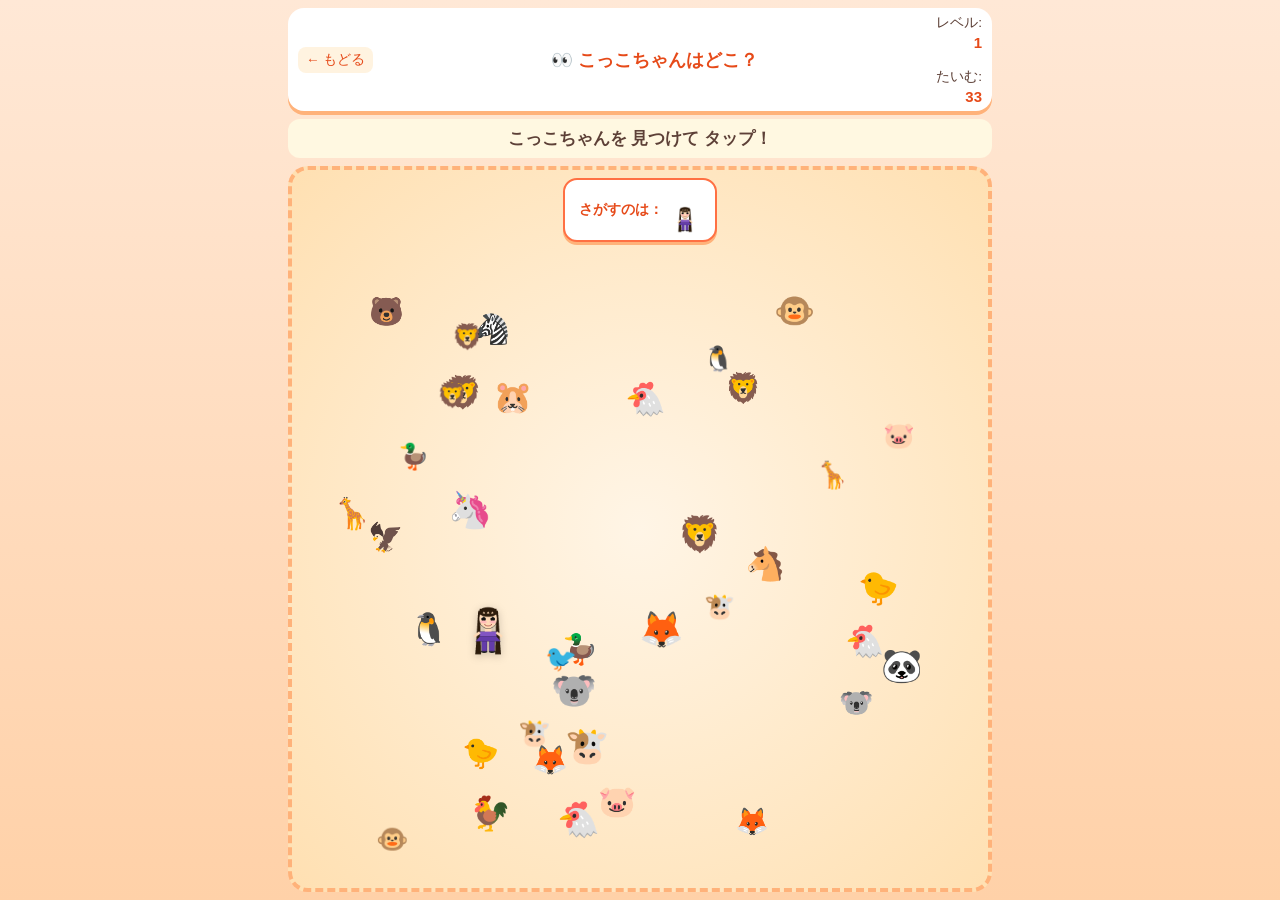
<file: games/find-kokko/index.html>
<!DOCTYPE html>
<html lang="ja">
<head>
<meta charset="UTF-8">
<meta name="viewport" content="width=device-width, initial-scale=1.0, user-scalable=no">
<title>こっこちゃんはどこ？ | こっこちゃん</title>
<link rel="stylesheet" href="../_shared/style.css">
<style>
#stage { padding: 0; }
#field {
  position: absolute; inset: 0;
  overflow: hidden;
}
.item {
  position: absolute;
  font-size: 2em;
  cursor: pointer;
  transform: translate(-50%, -50%);
  transition: transform 0.1s;
  -webkit-tap-highlight-color: transparent;
  user-select: none;
}
.item:active { transform: translate(-50%, -50%) scale(1.3); }
.item.kokko {
  width: var(--ksize, 50px);
  height: auto;
}
.item.kokko img {
  width: 100%;
  height: auto;
  display: block;
  filter: drop-shadow(0 2px 4px rgba(0,0,0,0.2));
}
.item.found {
  animation: found 1s forwards;
  z-index: 100;
}
@keyframes found {
  0%   { transform: translate(-50%,-50%) scale(1); }
  30%  { transform: translate(-50%,-50%) scale(2) rotate(360deg); }
  100% { transform: translate(-50%,-50%) scale(0) rotate(720deg); opacity: 0; }
}
.hint {
  position: absolute;
  top: 8px; left: 50%;
  transform: translateX(-50%);
  background: #fff;
  border: 2px solid #ff7043;
  border-radius: 14px;
  padding: 6px 14px;
  font-size: 0.85em;
  font-weight: bold;
  color: #e64a19;
  box-shadow: 0 3px 0 #ffb27a;
  z-index: 50;
  display: flex;
  align-items: center;
  gap: 6px;
}
.hint img { width: 32px; height: auto; vertical-align: middle; }
.ripple {
  position: absolute;
  width: 30px; height: 30px;
  border: 3px solid #f44336;
  border-radius: 50%;
  pointer-events: none;
  transform: translate(-50%,-50%);
  animation: ripple 0.6s forwards;
}
@keyframes ripple {
  0% { width: 10px; height: 10px; opacity: 1; }
  100% { width: 80px; height: 80px; opacity: 0; }
}
</style>
</head>
<body>
<div id="app">
  <header>
    <a href="../../" class="back">← もどる</a>
    <h1>👀 こっこちゃんはどこ？</h1>
    <div class="hud">レベル: <b id="lvl">1</b><br>たいむ: <b id="time">30</b></div>
  </header>
  <div id="message">この子を 見つけてね！</div>
  <div id="stage">
    <div class="hint">さがすのは：<img src="../number-collect/assets/kokko.png" alt="こっこちゃん"></div>
    <div id="field"></div>
  </div>
</div>
<div id="overlay" class="hidden"><div class="card">
  <h2 id="overTitle">クリア！</h2>
  <p id="overText"></p>
  <button id="overBtn" class="big">つぎへ</button>
</div></div>
<script src="../_shared/sound.js"></script>
<script>
const DECOYS = ['🐔','🐤','🐣','🐦','🐧','🦆','🦢','🦅','🦉','🦜','🐓','🐰','🐱','🐶','🐻','🐼','🐨','🦊','🐯','🦁','🐮','🐷','🐭','🐹','🐸','🐵','🦒','🦓','🦄','🐴'];
const $ = id => document.getElementById(id);

let lvl = 1, timeLeft = 30, timer = null, gameOver = false;

// パーセンテージ座標で配置（レイアウトに依存しない）
function rndPct() {
  return {
    x: 6 + Math.random() * 88,   // 6%〜94%
    y: 18 + Math.random() * 76,  // 18%〜94%（上部のヒント領域を避ける）
  };
}

function gen() {
  const field = $('field');
  field.innerHTML = '';
  const num = 25 + lvl * 12;
  const ksize = Math.max(35, 65 - lvl * 4);

  // ダミー
  for (let i = 0; i < num; i++) {
    const e = document.createElement('div');
    e.className = 'item';
    e.textContent = DECOYS[Math.floor(Math.random() * DECOYS.length)];
    e.style.fontSize = (1.5 + Math.random() * 0.8) + 'em';
    const p = rndPct();
    e.style.left = p.x + '%';
    e.style.top  = p.y + '%';
    e.addEventListener('click', (ev) => {
      if (gameOver) return;
      KokkoSound.wrong();
      timeLeft = Math.max(0, timeLeft - 2);
      $('time').textContent = timeLeft;
      const fr = field.getBoundingClientRect();
      ripple(ev.clientX - fr.left, ev.clientY - fr.top, field);
    });
    field.appendChild(e);
  }

  // 本物のこっこちゃん
  const k = document.createElement('div');
  k.className = 'item kokko';
  k.style.setProperty('--ksize', ksize + 'px');
  k.innerHTML = '<img src="../number-collect/assets/kokko.png" alt="こっこちゃん">';
  const p = rndPct();
  k.style.left = p.x + '%';
  k.style.top  = p.y + '%';
  k.addEventListener('click', () => found(k));
  field.appendChild(k);
}

function ripple(x, y, parent) {
  const r = document.createElement('div');
  r.className = 'ripple';
  r.style.left = x + 'px';
  r.style.top = y + 'px';
  parent.appendChild(r);
  setTimeout(() => r.remove(), 600);
}

function found(k) {
  if (gameOver) return;
  gameOver = true;
  KokkoSound.clear();
  k.classList.add('found');
  clearInterval(timer);
  setTimeout(() => {
    $('overTitle').textContent = 'みつけた！🎉';
    $('overText').textContent = `のこり ${timeLeft}秒  /  レベル ${lvl}`;
    $('overlay').classList.remove('hidden');
  }, 800);
}

function start() {
  gameOver = false;
  timeLeft = Math.max(15, 35 - lvl * 2);
  $('time').textContent = timeLeft;
  $('lvl').textContent = lvl;
  $('message').textContent = 'こっこちゃんを 見つけて タップ！';
  gen();
  timer = setInterval(() => {
    if (gameOver) return;
    timeLeft--;
    $('time').textContent = timeLeft;
    if (timeLeft <= 0) {
      gameOver = true;
      clearInterval(timer);
      KokkoSound.over();
      $('overTitle').textContent = 'じかん切れ';
      $('overText').textContent = 'もう一回 ちょうせん！';
      $('overlay').classList.remove('hidden');
    }
  }, 1000);
}

$('overBtn').onclick = () => {
  if ($('overTitle').textContent === 'じかん切れ') lvl = 1;
  else lvl++;
  $('overlay').classList.add('hidden');
  start();
};

setTimeout(start, 200);
window.addEventListener('resize', () => { if (!gameOver) gen(); });
</script>
</body>
</html>
</file>
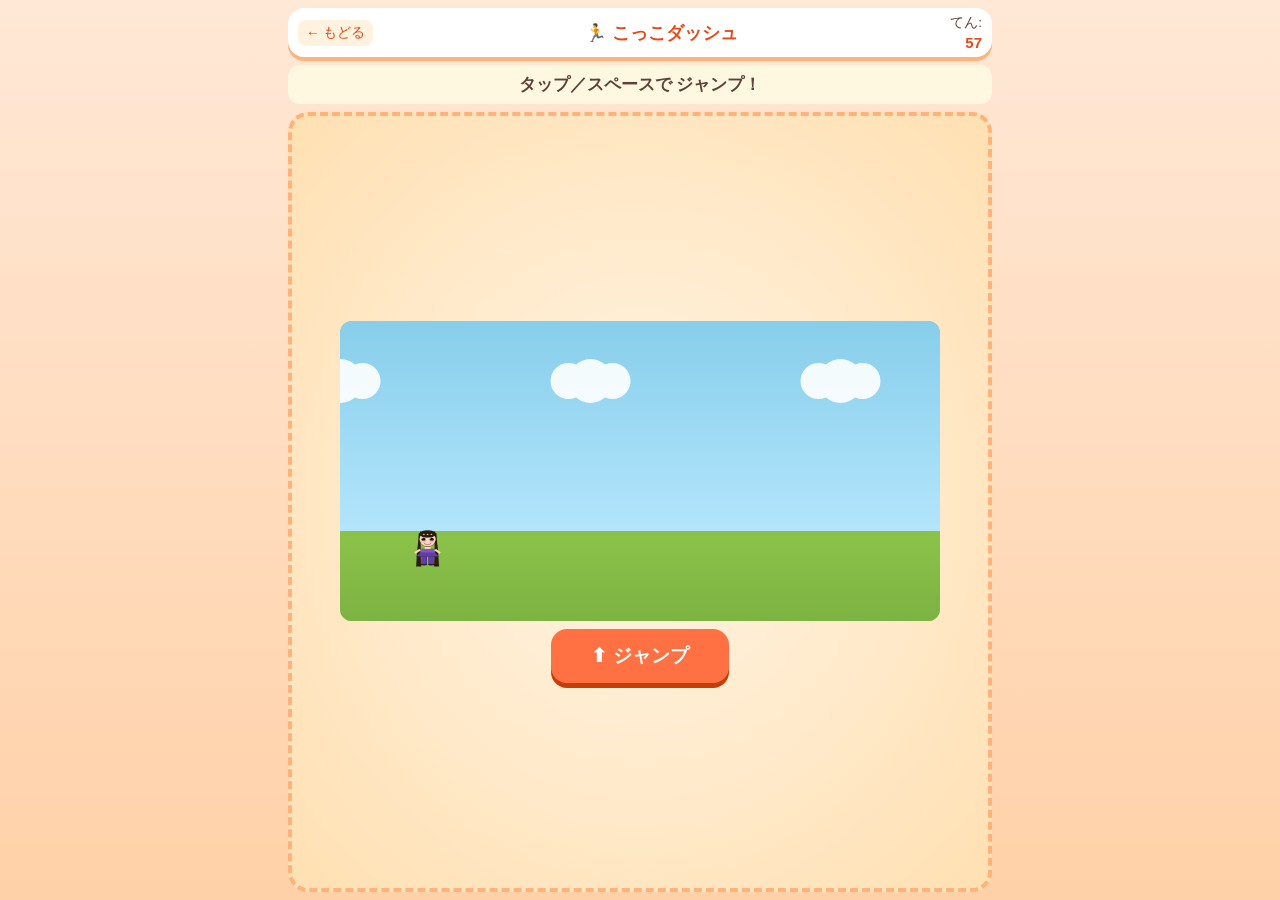
<file: games/kokko-dash/index.html>
<!DOCTYPE html>
<html lang="ja">
<head>
<meta charset="UTF-8">
<meta name="viewport" content="width=device-width, initial-scale=1.0, user-scalable=no">
<title>こっこダッシュ | こっこちゃん</title>
<link rel="stylesheet" href="../_shared/style.css">
<style>
canvas { display: block; margin: 0 auto; background: linear-gradient(180deg,#87ceeb 0%,#b3e5fc 70%,#8bc34a 70%,#7cb342 100%); border-radius: 12px; box-shadow: inset 0 0 0 4px #ffb27a; touch-action: none; max-width: 100%; }
.jump-btn {
  display: block; margin: 8px auto 0; padding: 14px 40px;
  font-size: 1.2em; background: #ff7043; color: #fff; border: none;
  border-radius: 16px; box-shadow: 0 5px 0 #c63d0c; font-weight: bold;
  touch-action: manipulation;
}
.jump-btn:active { transform: translateY(3px); box-shadow: 0 2px 0 #c63d0c; }
</style>
</head>
<body>
<div id="app">
  <header>
    <a href="../../" class="back">← もどる</a>
    <h1>🏃 こっこダッシュ</h1>
    <div class="hud">てん: <b id="score">0</b></div>
  </header>
  <div id="message">タップ／スペースで ジャンプ！</div>
  <div id="stage" style="display:flex;flex-direction:column;align-items:center;justify-content:center;padding:4px;">
    <canvas id="cv" width="600" height="300"></canvas>
    <button class="jump-btn" id="jumpBtn">⬆ ジャンプ</button>
  </div>
</div>
<div id="overlay" class="hidden"><div class="card">
  <h2>ゲームオーバー</h2><p id="overText"></p>
  <button id="overBtn" class="big">もういちど</button>
</div></div>
<script src="../_shared/sound.js"></script>
<script>
const cv=document.getElementById('cv'),ctx=cv.getContext('2d');
const W=cv.width,H=cv.height,GROUND=H-50;
let kokko,obstacles,score,speed,gameOver,frame;
const $=id=>document.getElementById(id);

// こっこちゃん画像
const kokkoImg=new Image();
kokkoImg.src='../number-collect/assets/kokko.png';

function reset(){
  kokko={x:60,y:GROUND-70,w:55,h:70,vy:0,jumping:false};
  obstacles=[];score=0;speed=5;gameOver=false;frame=0;
  $('score').textContent=0;
}
function jump(){
  if(gameOver){reset();return;}
  if(!kokko.jumping){kokko.vy=-12;kokko.jumping=true;KokkoSound.jump();}
}
function step(){
  if(gameOver)return;
  frame++;
  // 物理
  kokko.vy+=0.6;
  kokko.y+=kokko.vy;
  if(kokko.y>=GROUND-kokko.h){kokko.y=GROUND-kokko.h;kokko.vy=0;kokko.jumping=false;}
  // 障害物生成
  if(frame%80===0){
    const type=Math.random()<0.7?'cactus':'bird';
    if(type==='cactus')obstacles.push({x:W,y:GROUND-30,w:20,h:30,t:'c'});
    else obstacles.push({x:W,y:GROUND-70,w:30,h:20,t:'b'});
  }
  // 移動
  for(const o of obstacles)o.x-=speed;
  obstacles=obstacles.filter(o=>o.x+o.w>0);
  // 当たり判定
  for(const o of obstacles){
    if(kokko.x<o.x+o.w&&kokko.x+kokko.w>o.x&&kokko.y<o.y+o.h&&kokko.y+kokko.h>o.y){
      KokkoSound.over();gameOver=true;
      $('overText').textContent=`てん: ${score}`;
      setTimeout(()=>$('overlay').classList.remove('hidden'),500);
    }
  }
  score++;$('score').textContent=score;
  if(score%200===0)speed+=0.5;
  draw();
  requestAnimationFrame(step);
}
function draw(){
  // 空＋地面
  const grad=ctx.createLinearGradient(0,0,0,H);
  grad.addColorStop(0,'#87ceeb');grad.addColorStop(0.7,'#b3e5fc');grad.addColorStop(0.7,'#8bc34a');grad.addColorStop(1,'#7cb342');
  ctx.fillStyle=grad;ctx.fillRect(0,0,W,H);
  // 雲
  ctx.fillStyle='rgba(255,255,255,0.9)';
  for(let i=0;i<3;i++){
    const x=((frame*0.5+i*250)%(W+100))-50;
    ctx.beginPath();ctx.arc(x,60,18,0,Math.PI*2);ctx.arc(x+22,60,22,0,Math.PI*2);ctx.arc(x+44,60,18,0,Math.PI*2);ctx.fill();
  }
  // こっこちゃん（画像 + ジャンプ時の小さな回転）
  if(kokkoImg.complete && kokkoImg.naturalWidth>0){
    ctx.save();
    const cx=kokko.x+kokko.w/2, cy=kokko.y+kokko.h/2;
    if(kokko.jumping){
      ctx.translate(cx,cy);
      ctx.rotate(Math.sin(frame*0.2)*0.1);
      ctx.translate(-cx,-cy);
    }else{
      // 走るときに少し上下バウンス
      const bounce=Math.sin(frame*0.3)*1.5;
      ctx.translate(0,bounce);
    }
    ctx.drawImage(kokkoImg,kokko.x,kokko.y,kokko.w,kokko.h);
    ctx.restore();
  }else{
    // 画像が読み込まれてない時のフォールバック
    ctx.fillStyle='#ab47bc';
    ctx.fillRect(kokko.x,kokko.y+10,kokko.w,kokko.h-10);
  }
  // 障害物
  for(const o of obstacles){
    if(o.t==='c'){
      ctx.fillStyle='#33691e';
      ctx.fillRect(o.x,o.y,o.w,o.h);
      ctx.fillRect(o.x-5,o.y+8,5,15);
      ctx.fillRect(o.x+o.w,o.y+8,5,15);
    }else{
      ctx.fillStyle='#37474f';
      ctx.beginPath();ctx.ellipse(o.x+o.w/2,o.y+o.h/2,o.w/2,o.h/2,0,0,Math.PI*2);ctx.fill();
      // 翼アニメ
      ctx.beginPath();
      const wing=Math.floor(frame/10)%2;
      ctx.moveTo(o.x+5,o.y+o.h/2);
      ctx.lineTo(o.x+15,wing?o.y-5:o.y+o.h+5);
      ctx.lineTo(o.x+25,o.y+o.h/2);
      ctx.fill();
    }
  }
}
cv.addEventListener('click',jump);
cv.addEventListener('touchstart',e=>{e.preventDefault();jump();},{passive:false});
document.getElementById('jumpBtn').addEventListener('click',jump);
document.getElementById('jumpBtn').addEventListener('touchstart',e=>{e.preventDefault();jump();},{passive:false});
document.addEventListener('keydown',e=>{if(e.key===' '||e.key==='ArrowUp')jump();});
$('overBtn').onclick=()=>{$('overlay').classList.add('hidden');reset();step();};
reset();step();
</script>
</body>
</html>
</file>
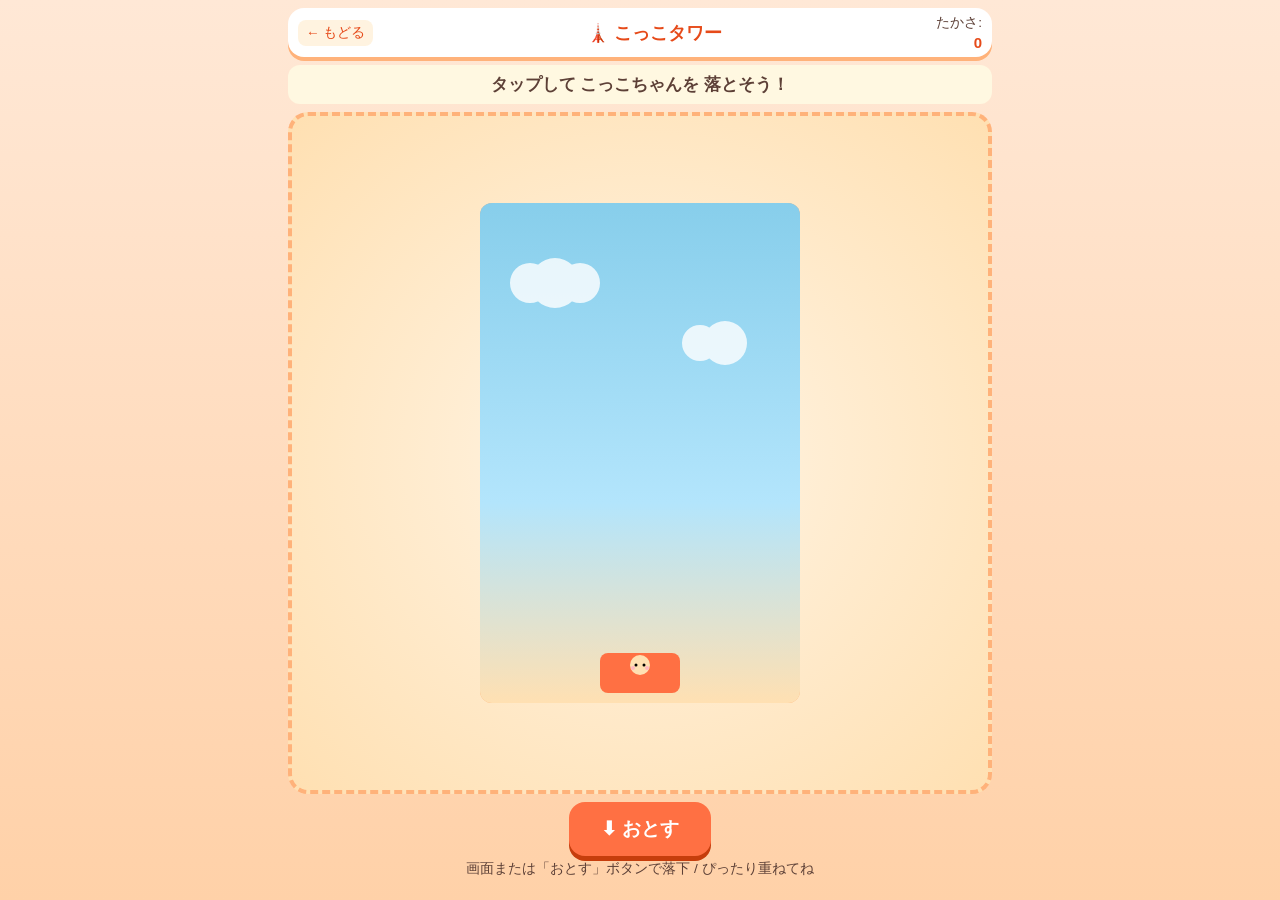
<file: games/kokko-tower/index.html>
<!DOCTYPE html>
<html lang="ja">
<head>
<meta charset="UTF-8">
<meta name="viewport" content="width=device-width, initial-scale=1.0, user-scalable=no">
<title>こっこタワー | こっこちゃん</title>
<link rel="stylesheet" href="../_shared/style.css">
<style>
canvas { display: block; margin: 0 auto; background: linear-gradient(180deg,#87ceeb 0%,#b3e5fc 60%,#ffe0b2 100%); border-radius: 12px; box-shadow: inset 0 0 0 4px #ffb27a; touch-action: none; max-width: 100%; max-height: 100%; }
#stage { padding: 4px; }
.tap-hint { text-align:center; color:#5d4037; font-size:0.85em; margin-top:4px;}
.drop-btn {
  display: block; margin: 8px auto 0; padding: 14px 32px;
  font-size: 1.2em; background: #ff7043; color: #fff; border: none;
  border-radius: 16px; box-shadow: 0 5px 0 #c63d0c; font-weight: bold;
  cursor: pointer; touch-action: manipulation;
}
.drop-btn:active { transform: translateY(3px); box-shadow: 0 2px 0 #c63d0c; }
</style>
</head>
<body>
<div id="app">
  <header>
    <a href="../../" class="back">← もどる</a>
    <h1>🗼 こっこタワー</h1>
    <div class="hud">たかさ: <b id="score">0</b></div>
  </header>
  <div id="message">タップして こっこちゃんを 落とそう！</div>
  <div id="stage" style="display:flex;align-items:center;justify-content:center;">
    <canvas id="cv" width="320" height="500"></canvas>
  </div>
  <button class="drop-btn" id="dropBtn">⬇ おとす</button>
  <p class="tap-hint">画面または「おとす」ボタンで落下 / ぴったり重ねてね</p>
</div>
<div id="overlay" class="hidden"><div class="card">
  <h2>くずれちゃった！</h2><p id="overText"></p>
  <button id="overBtn" class="big">もういちど</button>
</div></div>
<script src="../_shared/sound.js"></script>
<script>
const cv=document.getElementById('cv'),ctx=cv.getContext('2d');
const W=cv.width,H=cv.height;
const COLORS=['#ff7043','#ffca28','#66bb6a','#42a5f5','#ab47bc','#ec407a'];
let stack,moving,dir,score,gameOver,offsetY;
const $=id=>document.getElementById(id);

function reset(){
  stack=[{x:W/2-40,y:H-50,w:80,c:0}];
  spawn();score=0;gameOver=false;offsetY=0;
  $('score').textContent=0;
}
function spawn(){
  const top=stack[stack.length-1];
  moving={x:0,y:top.y-50+offsetY,w:top.w,c:(top.c+1)%COLORS.length,vx:3+Math.min(5,score*0.1)};
  dir=1;
}
function step(){
  if(gameOver){draw();return;}
  if(moving){
    moving.x+=moving.vx*dir;
    if(moving.x<0){moving.x=0;dir=1;}
    if(moving.x+moving.w>W){moving.x=W-moving.w;dir=-1;}
  }
  draw();
  requestAnimationFrame(step);
}
function draw(){
  ctx.fillStyle='#87ceeb';
  const grad=ctx.createLinearGradient(0,0,0,H);
  grad.addColorStop(0,'#87ceeb');grad.addColorStop(0.6,'#b3e5fc');grad.addColorStop(1,'#ffe0b2');
  ctx.fillStyle=grad;ctx.fillRect(0,0,W,H);
  // 雲
  ctx.fillStyle='rgba(255,255,255,0.8)';
  ctx.beginPath();ctx.arc(50,80,20,0,Math.PI*2);ctx.arc(75,80,25,0,Math.PI*2);ctx.arc(100,80,20,0,Math.PI*2);ctx.fill();
  ctx.beginPath();ctx.arc(220,140,18,0,Math.PI*2);ctx.arc(245,140,22,0,Math.PI*2);ctx.fill();
  // スタック描画（オフセット）
  ctx.save();
  ctx.translate(0,-offsetY);
  for(const b of stack)drawKokko(b);
  if(moving)drawKokko(moving);
  ctx.restore();
}
function drawKokko(b){
  // 体
  ctx.fillStyle=COLORS[b.c];
  ctx.beginPath();
  ctx.roundRect?ctx.roundRect(b.x,b.y,b.w,40,8):ctx.rect(b.x,b.y,b.w,40);
  ctx.fill();
  // 顔（ピンクの丸）
  ctx.fillStyle='#ffe0b2';
  ctx.beginPath();ctx.arc(b.x+b.w/2,b.y+12,10,0,Math.PI*2);ctx.fill();
  // 目
  ctx.fillStyle='#000';
  ctx.beginPath();ctx.arc(b.x+b.w/2-4,b.y+12,1.5,0,Math.PI*2);ctx.arc(b.x+b.w/2+4,b.y+12,1.5,0,Math.PI*2);ctx.fill();
  // ほっぺ
  ctx.fillStyle='#ffb6c1';
  ctx.beginPath();ctx.arc(b.x+b.w/2-7,b.y+15,2,0,Math.PI*2);ctx.arc(b.x+b.w/2+7,b.y+15,2,0,Math.PI*2);ctx.fill();
}
function drop(){
  if(gameOver||!moving)return;
  const top=stack[stack.length-1];
  const left=Math.max(moving.x,top.x);
  const right=Math.min(moving.x+moving.w,top.x+top.w);
  const overlap=right-left;
  if(overlap<=10){
    KokkoSound.over();
    gameOver=true;
    $('overText').textContent=`たかさ: ${score}`;
    setTimeout(()=>$('overlay').classList.remove('hidden'),500);
    return;
  }
  KokkoSound.pop();
  moving.x=left;moving.w=overlap;
  stack.push(moving);
  score++;$('score').textContent=score;
  // 上にスクロール
  if(stack.length>5)offsetY+=50;
  spawn();
}
cv.addEventListener('click',drop);
cv.addEventListener('touchstart',e=>{e.preventDefault();drop();},{passive:false});
document.getElementById('dropBtn').addEventListener('click',drop);
document.getElementById('dropBtn').addEventListener('touchstart',e=>{e.preventDefault();drop();},{passive:false});
document.addEventListener('keydown',e=>{if(e.key===' '||e.key==='Enter')drop();});
$('overBtn').onclick=()=>{$('overlay').classList.add('hidden');reset();};
reset();step();
</script>
</body>
</html>
</file>
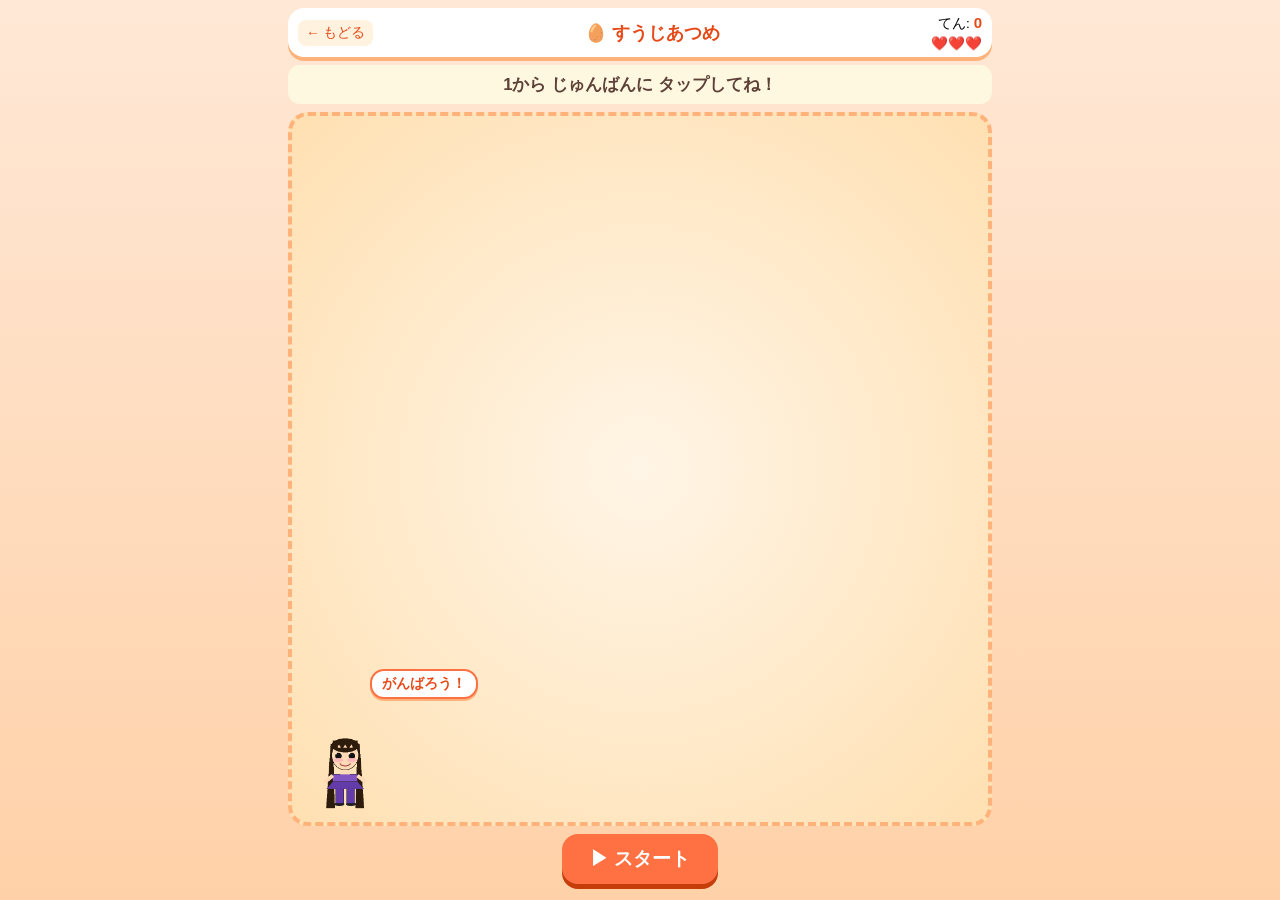
<file: games/number-collect/index.html>
<!DOCTYPE html>
<html lang="ja">
<head>
<meta charset="UTF-8">
<meta name="viewport" content="width=device-width, initial-scale=1.0, user-scalable=no">
<title>こっこちゃんの すうじあつめ</title>
<meta name="description" content="こっこちゃんと一緒に1から順番にたまごをタップして数字を覚えよう！ 子ども向け知育ゲーム。">
<link rel="stylesheet" href="style.css">
</head>
<body>
<div id="app">
  <header>
    <a href="../../" class="back">← もどる</a>
    <h1>🥚 すうじあつめ</h1>
    <div class="hud">
      <span class="score">てん: <b id="score">0</b></span>
      <span class="hearts" id="hearts">❤️❤️❤️</span>
    </div>
  </header>

  <div id="message">1から じゅんばんに タップしてね！</div>

  <div id="stage">
    <div id="kokko">
      <img src="assets/kokko.png" alt="こっこちゃん" id="kokkoImg">
      <div id="kokkoBubble">がんばろう！</div>
    </div>
    <div id="eggs"></div>
  </div>

  <div id="controls">
    <button id="startBtn" class="big">▶ スタート</button>
  </div>

  <div id="overlay" class="hidden">
    <div class="card">
      <h2 id="overTitle">クリア！</h2>
      <p id="overText"></p>
      <button id="overBtn" class="big">もういちど</button>
    </div>
  </div>
</div>

<script src="game.js"></script>
</body>
</html>
</file>
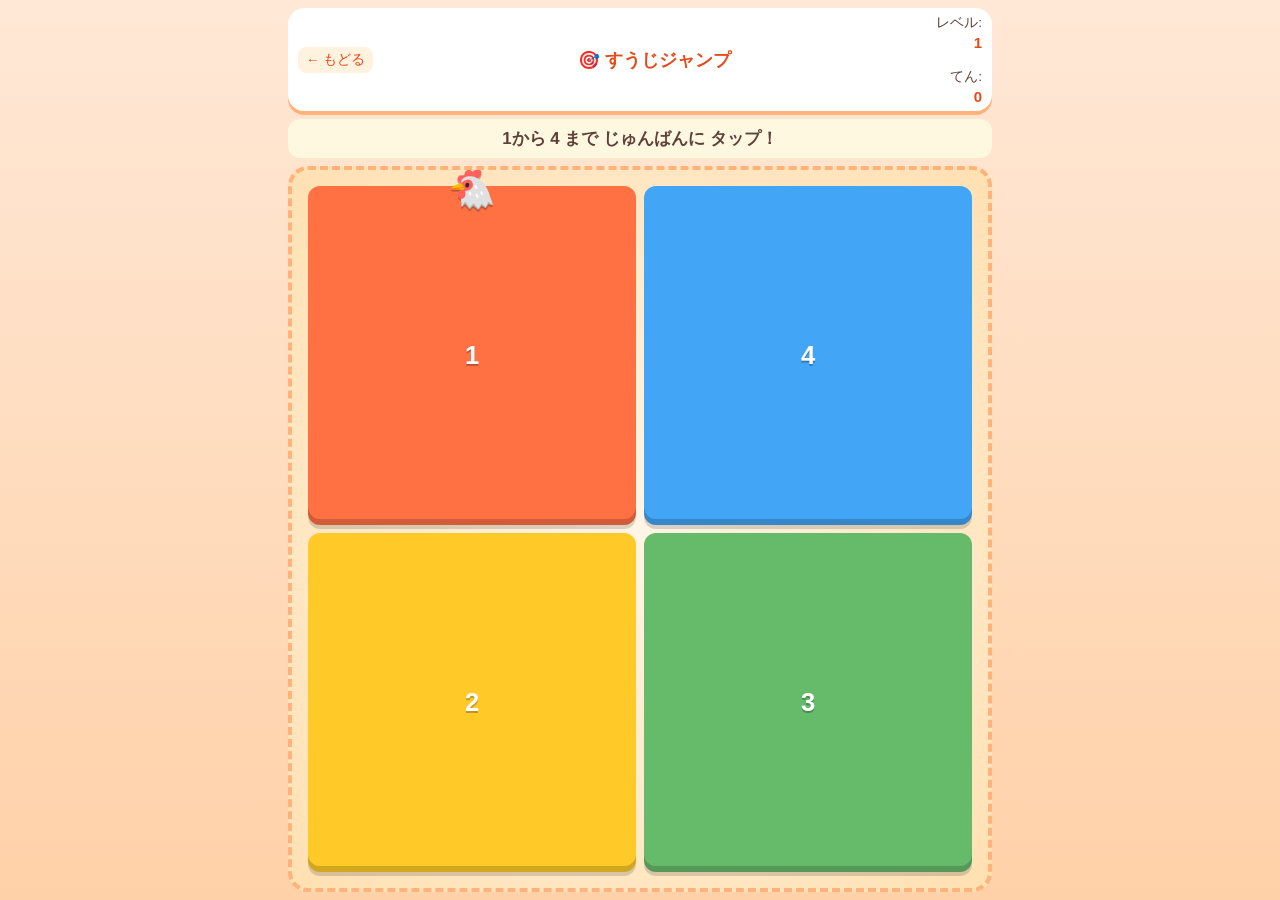
<file: games/number-jump/index.html>
<!DOCTYPE html>
<html lang="ja">
<head>
<meta charset="UTF-8">
<meta name="viewport" content="width=device-width, initial-scale=1.0, user-scalable=no">
<title>すうじジャンプ | こっこちゃん</title>
<link rel="stylesheet" href="../_shared/style.css">
<style>
.grid { display: grid; gap: 8px; padding: 16px; height: 100%; }
.cell {
  display: flex; align-items: center; justify-content: center;
  background: var(--c, #ff7043); color: #fff;
  border-radius: 12px; font-size: 1.6em; font-weight: bold;
  text-shadow: 0 2px 0 rgba(0,0,0,0.25); cursor: pointer;
  box-shadow: inset 0 -6px 0 rgba(0,0,0,0.18), 0 4px 0 rgba(0,0,0,0.15);
  position: relative; transition: transform 0.1s;
}
.cell:active { transform: scale(0.95); }
.cell.done { background: #bdbdbd !important; opacity: 0.5; }
.cell.kokko::after {
  content: '🐔'; position: absolute; font-size: 1.5em;
  top: -20px; left: 50%; transform: translateX(-50%);
  animation: bounce 0.5s infinite alternate;
}
@keyframes bounce { to { top: -28px; } }
.cell.wrong { animation: shake 0.4s; }
@keyframes shake { 0%,100%{transform:translateX(0)} 25%{transform:translateX(-6px)} 75%{transform:translateX(6px)} }
</style>
</head>
<body>
<div id="app">
  <header>
    <a href="../../" class="back">← もどる</a>
    <h1>🎯 すうじジャンプ</h1>
    <div class="hud">レベル: <b id="lvl">1</b><br>てん: <b id="score">0</b></div>
  </header>
  <div id="message">1から じゅんばんに タップ！</div>
  <div id="stage"><div class="grid" id="grid"></div></div>
</div>
<div id="overlay" class="hidden"><div class="card">
  <h2 id="overTitle">クリア！</h2><p id="overText"></p>
  <button id="overBtn" class="big">つぎへ</button>
</div></div>
<script src="../_shared/sound.js"></script>
<script>
const COLORS=['#ff7043','#ffca28','#66bb6a','#42a5f5','#ab47bc','#ec407a','#26c6da','#ffa726','#9ccc65'];
let lvl=1, score=0, next=1, max=4;
const $=id=>document.getElementById(id);
function gen(){
  next=1;
  max=Math.min(16, 3+lvl);
  const cols=Math.ceil(Math.sqrt(max));
  const rows=Math.ceil(max/cols);
  const grid=$('grid');
  grid.style.gridTemplateColumns=`repeat(${cols},1fr)`;
  grid.style.gridTemplateRows=`repeat(${rows},1fr)`;
  grid.innerHTML='';
  const nums=Array.from({length:max},(_,i)=>i+1).sort(()=>Math.random()-0.5);
  nums.forEach((n,i)=>{
    const c=document.createElement('div'); c.className='cell';
    c.style.setProperty('--c',COLORS[(n-1)%COLORS.length]);
    c.textContent=n; c.dataset.num=n;
    if(n===1)c.classList.add('kokko');
    c.onclick=()=>tap(c,n);
    grid.appendChild(c);
  });
  $('message').textContent=`1から ${max} まで じゅんばんに タップ！`;
}
function tap(el,n){
  if(el.classList.contains('done'))return;
  if(n===next){
    KokkoSound.correct(); el.classList.add('done'); el.classList.remove('kokko');
    score+=10*lvl; $('score').textContent=score;
    next++;
    if(next>max){
      KokkoSound.clear();
      $('overText').textContent=`レベル ${lvl} クリア！  てんすう: ${score}`;
      $('overlay').classList.remove('hidden');
    }else{
      // 次のkokkoマーク
      const nx=document.querySelector(`.cell[data-num="${next}"]`);
      if(nx)nx.classList.add('kokko');
    }
  }else{
    KokkoSound.wrong(); el.classList.add('wrong');
    setTimeout(()=>el.classList.remove('wrong'),400);
  }
}
$('overBtn').onclick=()=>{lvl++;$('lvl').textContent=lvl;$('overlay').classList.add('hidden');gen();};
gen();
</script>
</body>
</html>
</file>
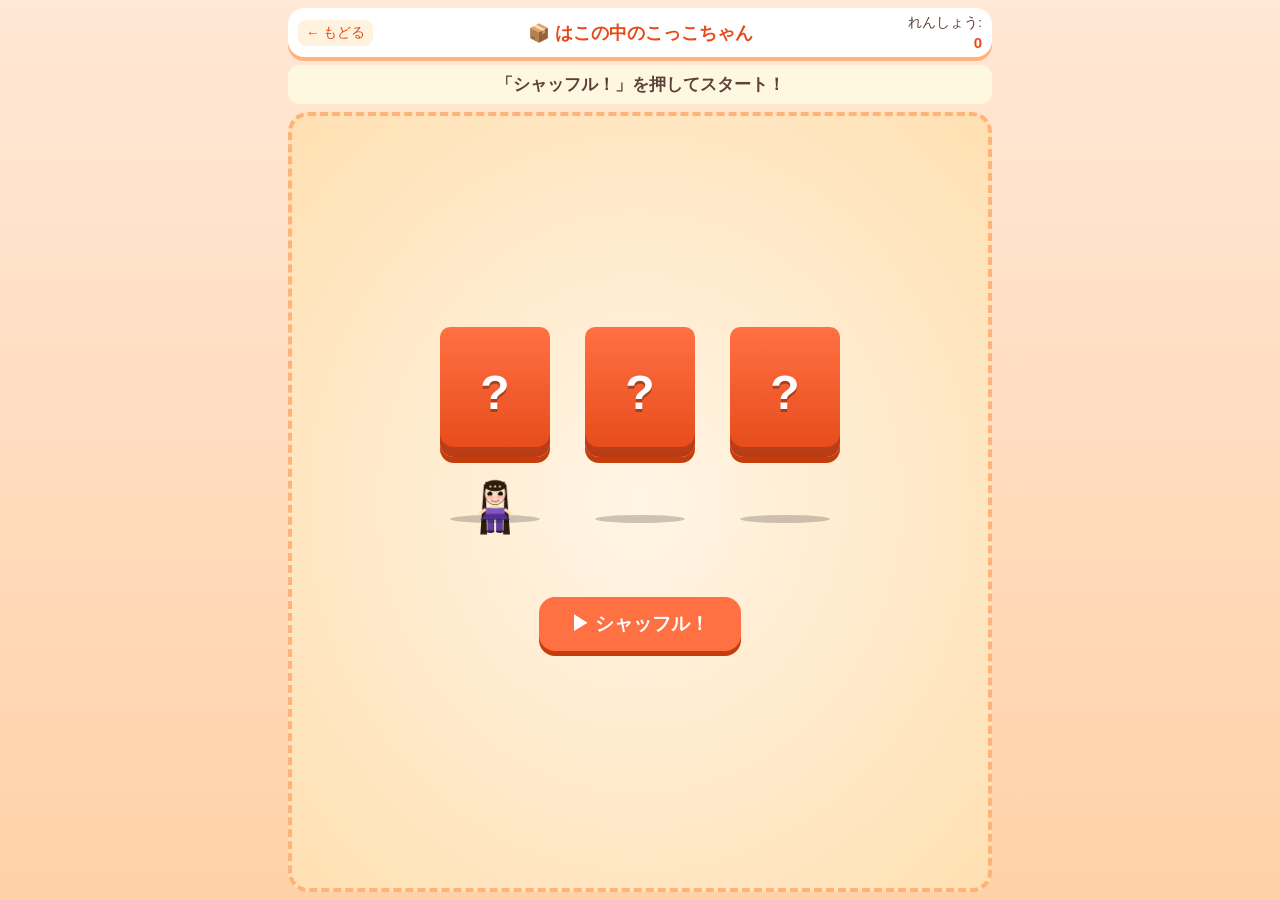
<file: games/shell-game/index.html>
<!DOCTYPE html>
<html lang="ja">
<head>
<meta charset="UTF-8">
<meta name="viewport" content="width=device-width, initial-scale=1.0, user-scalable=no">
<title>はこの中のこっこちゃん | こっこちゃん</title>
<link rel="stylesheet" href="../_shared/style.css">
<style>
#stage { display: flex; flex-direction: column; align-items: center; justify-content: center; padding: 12px; }

.boxes-wrap {
  position: relative;
  width: 100%;
  max-width: 420px;
  height: 220px;
  margin: 12px auto;
}

.slot {
  position: absolute;
  width: 110px;
  height: 130px;
  bottom: 30px;
  transition: left 0.4s ease-in-out;
  cursor: pointer;
}

.box-img {
  position: absolute;
  bottom: 0; left: 0;
  width: 100%;
  height: 100%;
  background: linear-gradient(180deg,#ff7043 0%,#e64a19 100%);
  border-radius: 10px 10px 14px 14px;
  box-shadow: 0 6px 0 #c63d0c, inset 0 -10px 0 rgba(0,0,0,0.2);
  transition: transform 0.5s ease;
}
.box-img::before {
  content: '?';
  position: absolute;
  left: 50%; top: 50%;
  transform: translate(-50%,-50%);
  font-size: 3em;
  color: #fff;
  font-weight: bold;
  text-shadow: 0 3px 0 rgba(0,0,0,0.3);
}

.kokko-inside {
  position: absolute;
  bottom: 8px; left: 50%;
  transform: translateX(-50%);
  width: 70px;
  opacity: 0;
  transition: opacity 0.3s 0.3s;
}
.kokko-inside img { width: 100%; display: block; }

.slot.lifted .box-img { transform: translateY(-90px); }
.slot.lifted .kokko-inside { opacity: 1; }

.shadow {
  position: absolute;
  bottom: 24px; left: 50%;
  transform: translateX(-50%);
  width: 90px; height: 8px;
  background: rgba(0,0,0,0.2);
  border-radius: 50%;
  pointer-events: none;
}

.start-btn {
  display: block; margin: 8px auto;
  padding: 14px 32px;
  font-size: 1.2em; background: #ff7043; color: #fff;
  border: none; border-radius: 16px;
  box-shadow: 0 5px 0 #c63d0c; font-weight: bold;
  cursor: pointer;
  touch-action: manipulation;
}
.start-btn:active { transform: translateY(3px); box-shadow: 0 2px 0 #c63d0c; }
.start-btn:disabled { opacity: 0.5; cursor: not-allowed; }
</style>
</head>
<body>
<div id="app">
  <header>
    <a href="../../" class="back">← もどる</a>
    <h1>📦 はこの中のこっこちゃん</h1>
    <div class="hud">れんしょう: <b id="streak">0</b></div>
  </header>
  <div id="message">こっこちゃんを よく見ててね！</div>
  <div id="stage">
    <div class="boxes-wrap" id="boxesWrap">
      <div class="slot" data-i="0">
        <div class="kokko-inside"><img src="../number-collect/assets/kokko.png" alt="こっこちゃん"></div>
        <div class="box-img"></div>
        <div class="shadow"></div>
      </div>
      <div class="slot" data-i="1">
        <div class="kokko-inside"><img src="../number-collect/assets/kokko.png" alt="こっこちゃん"></div>
        <div class="box-img"></div>
        <div class="shadow"></div>
      </div>
      <div class="slot" data-i="2">
        <div class="kokko-inside"><img src="../number-collect/assets/kokko.png" alt="こっこちゃん"></div>
        <div class="box-img"></div>
        <div class="shadow"></div>
      </div>
    </div>
    <button class="start-btn" id="startBtn">▶ シャッフル！</button>
  </div>
</div>

<script src="../_shared/sound.js"></script>
<script>
const slots = Array.from(document.querySelectorAll('.slot'));
const $ = id => document.getElementById(id);

// positions[slot_id] = current visual position (0=left, 1=center, 2=right)
let positions = [0, 1, 2];
let kokkoSlot = 0;  // どのスロットにこっこちゃんがいるか
let streak = 0;
let phase = 'ready'; // ready / showing / shuffling / waiting / revealed

const POS_X = [10, 155, 300]; // 各位置の left 値（boxes-wrap内）

function layoutSlots() {
  slots.forEach(s => {
    const i = parseInt(s.dataset.i, 10);
    s.style.left = POS_X[positions[i]] + 'px';
  });
}

function setMessage(text) { $('message').textContent = text; }

function showAll() {
  slots.forEach((s, i) => {
    const insideKokko = s.querySelector('.kokko-inside');
    insideKokko.style.display = (i === kokkoSlot) ? 'block' : 'none';
    s.classList.add('lifted');
  });
}

function hideAll() {
  slots.forEach(s => s.classList.remove('lifted'));
}

function reveal() {
  // すべて持ち上げる（こっこちゃんがどこにいるか見せる）
  slots.forEach((s, i) => {
    const insideKokko = s.querySelector('.kokko-inside');
    insideKokko.style.display = (i === kokkoSlot) ? 'block' : 'none';
    s.classList.add('lifted');
  });
}

function newRound() {
  phase = 'showing';
  $('startBtn').disabled = true;
  $('startBtn').textContent = '見ててね...';
  // ランダムにこっこちゃんを配置
  kokkoSlot = Math.floor(Math.random() * 3);
  positions = [0, 1, 2];
  layoutSlots();
  showAll();
  setMessage('こっこちゃんは ここ！ よく見て！');

  setTimeout(() => {
    hideAll();
    setMessage('シャッフル中...');
    setTimeout(shuffle, 600);
  }, 1800);
}

function swapPositions(a, b) {
  // a と b の visual position を入れ替え
  // positions配列はslot_id→pos、なのでpositionの値がa,bのslotを探す
  let slotA = -1, slotB = -1;
  for (let i = 0; i < 3; i++) {
    if (positions[i] === a) slotA = i;
    else if (positions[i] === b) slotB = i;
  }
  if (slotA < 0 || slotB < 0) return;
  positions[slotA] = b;
  positions[slotB] = a;
  layoutSlots();
}

function shuffle() {
  phase = 'shuffling';
  let cnt = 0;
  const max = 5 + streak * 2;

  function step() {
    if (cnt >= max) {
      phase = 'waiting';
      $('startBtn').textContent = '▶ シャッフル！';
      setMessage('こっこちゃんは どこ？ タップ！');
      return;
    }
    cnt++;
    KokkoSound.pop();
    // ランダムに2つの隣接位置を選ぶ（コリジョンしない）
    const a = Math.floor(Math.random() * 2); // 0 or 1
    const b = a + 1; // 1 or 2
    swapPositions(a, b);
    setTimeout(step, 500);
  }
  step();
}

slots.forEach(s => s.addEventListener('click', () => {
  if (phase !== 'waiting') return;
  phase = 'revealed';
  const i = parseInt(s.dataset.i, 10);
  reveal();
  if (i === kokkoSlot) {
    KokkoSound.clear();
    streak++;
    $('streak').textContent = streak;
    setMessage('せいかい！🎉  もう一回？');
  } else {
    KokkoSound.over();
    streak = 0;
    $('streak').textContent = 0;
    setMessage('ざんねん…正解はあのはこ！');
  }
  $('startBtn').disabled = false;
}));

$('startBtn').addEventListener('click', () => {
  if (phase === 'shuffling' || phase === 'showing') return;
  newRound();
});

// 初期化
layoutSlots();
showAll();
setMessage('「シャッフル！」を押してスタート！');
$('startBtn').disabled = false;
</script>
</body>
</html>
</file>
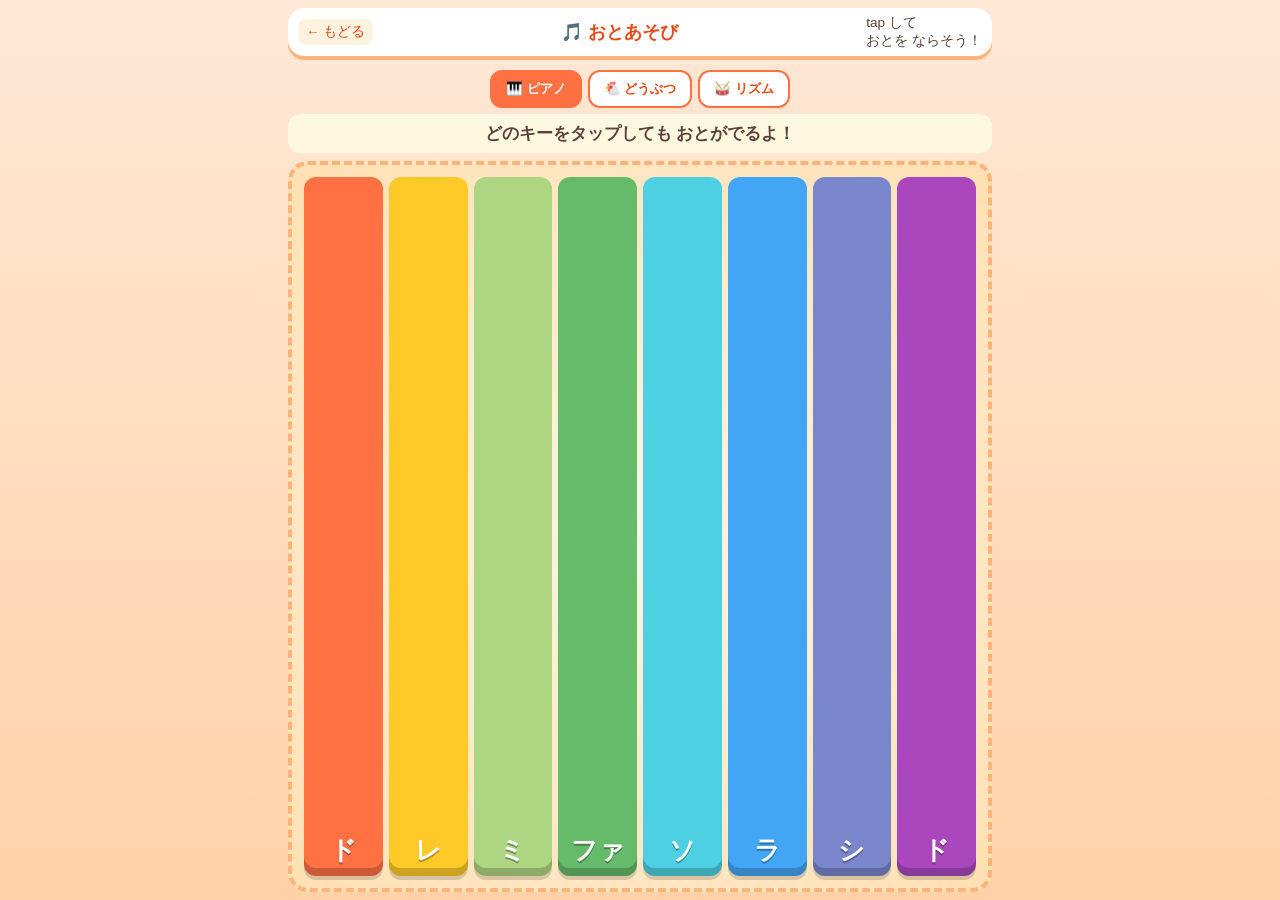
<file: games/sound-play/index.html>
<!DOCTYPE html>
<html lang="ja">
<head>
<meta charset="UTF-8">
<meta name="viewport" content="width=device-width, initial-scale=1.0, user-scalable=no">
<title>こっこちゃん おとあそび | こっこちゃん</title>
<link rel="stylesheet" href="../_shared/style.css">
<style>
.piano { display: grid; grid-template-columns: repeat(8, 1fr); gap: 6px; padding: 12px; height: 100%; }
.key {
  display: flex; align-items: flex-end; justify-content: center;
  padding-bottom: 8px;
  font-size: 1.6em; color: #fff; font-weight: bold;
  text-shadow: 0 2px 0 rgba(0,0,0,0.3);
  border-radius: 12px;
  box-shadow: inset 0 -8px 0 rgba(0,0,0,0.2), 0 4px 0 rgba(0,0,0,0.15);
  cursor: pointer;
  transition: transform 0.1s;
  user-select: none;
  background: var(--c);
}
.key:active, .key.active { transform: translateY(4px); box-shadow: inset 0 -4px 0 rgba(0,0,0,0.2), 0 0 0 rgba(0,0,0,0.15); }
.key .emo { font-size: 2em; position: absolute; opacity: 0.7; }
.modes { display: flex; gap: 6px; justify-content: center; padding: 6px; }
.modes button { padding: 8px 14px; background: #fff; border: 2px solid #ff7043; color: #e64a19; border-radius: 12px; font-weight: bold; cursor: pointer; }
.modes button.active { background: #ff7043; color: #fff; }
</style>
</head>
<body>
<div id="app">
  <header>
    <a href="../../" class="back">← もどる</a>
    <h1>🎵 おとあそび</h1>
    <div class="hud">tap して<br>おとを ならそう！</div>
  </header>
  <div class="modes">
    <button data-m="piano" class="active">🎹 ピアノ</button>
    <button data-m="animal">🐔 どうぶつ</button>
    <button data-m="rhythm">🥁 リズム</button>
  </div>
  <div id="message">どのキーをタップしても おとがでるよ！</div>
  <div id="stage"><div class="piano" id="board"></div></div>
</div>
<script src="../_shared/sound.js"></script>
<script>
const COLORS=['#ff7043','#ffca28','#aed581','#66bb6a','#4dd0e1','#42a5f5','#7986cb','#ab47bc'];
const NOTES=['ド','レ','ミ','ファ','ソ','ラ','シ','ド'];
const ANIMALS=['🐔','🐶','🐱','🐮','🐷','🐸','🐵','🦁'];
const ANIMAL_SOUNDS=['コケコッ','ワン','ニャー','モー','ブー','ケロ','ウキ','ガオー'];
const RHYTHM=['🥁','👏','🎵','🔔','🎺','🎷','🎸','🎤'];
let mode='piano';
const $=id=>document.getElementById(id);

function build(){
  const b=$('board');
  b.innerHTML='';
  for(let i=0;i<8;i++){
    const k=document.createElement('div');
    k.className='key';
    k.style.setProperty('--c',COLORS[i]);
    let label='';
    if(mode==='piano')label=NOTES[i];
    else if(mode==='animal')label=ANIMALS[i];
    else label=RHYTHM[i];
    k.textContent=label;
    const play=()=>{
      KokkoSound.note(i);
      k.classList.add('active');
      setTimeout(()=>k.classList.remove('active'),200);
      if(mode==='animal'){
        $('message').textContent=ANIMAL_SOUNDS[i]+'！';
      }else if(mode==='piano'){
        $('message').textContent=NOTES[i];
      }else{
        $('message').textContent='ぽん♪';
      }
    };
    k.addEventListener('click',play);
    k.addEventListener('touchstart',e=>{e.preventDefault();play();},{passive:false});
    b.appendChild(k);
  }
}
document.querySelectorAll('.modes button').forEach(b=>b.onclick=()=>{
  document.querySelectorAll('.modes button').forEach(x=>x.classList.remove('active'));
  b.classList.add('active');mode=b.dataset.m;build();
});
// キーボードでも遊べる
document.addEventListener('keydown',e=>{
  const k='asdfghjk'.indexOf(e.key.toLowerCase());
  if(k>=0){const el=$('board').children[k];if(el)el.click();}
});
build();
</script>
</body>
</html>
</file>
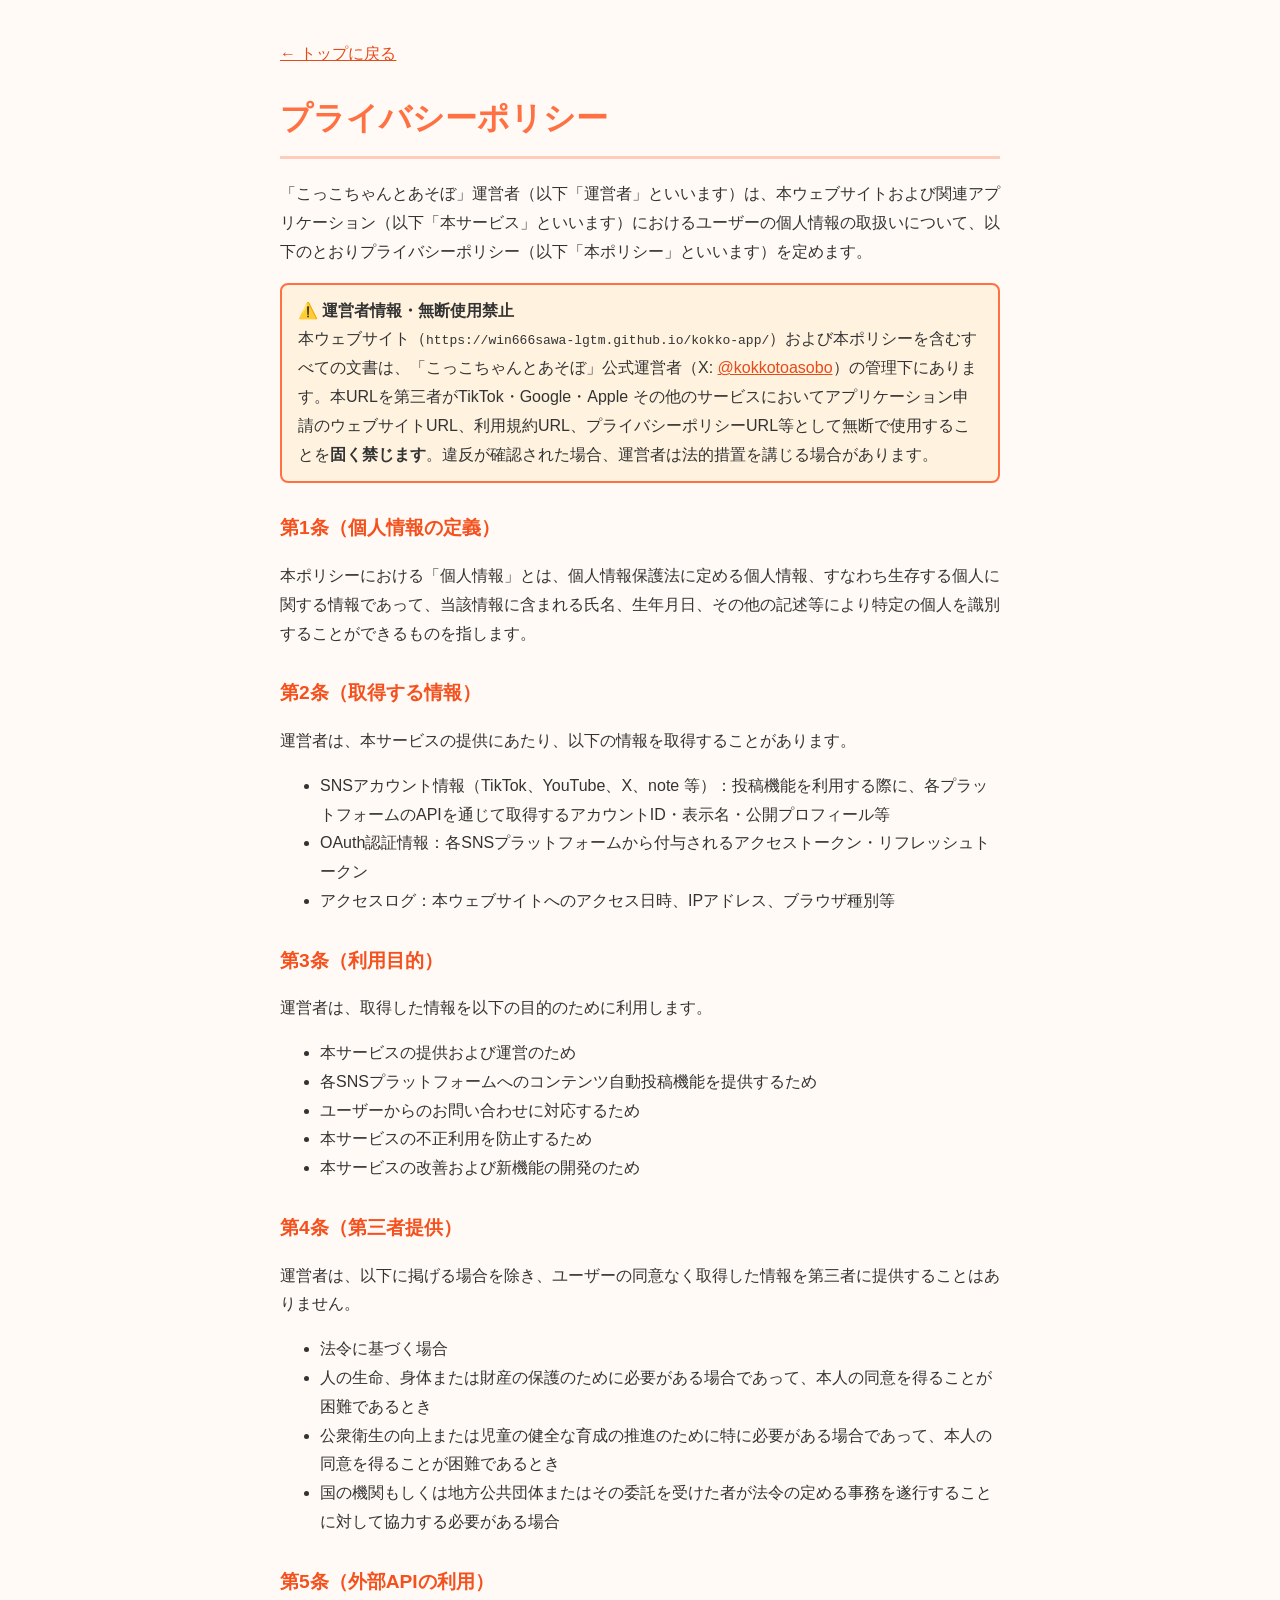
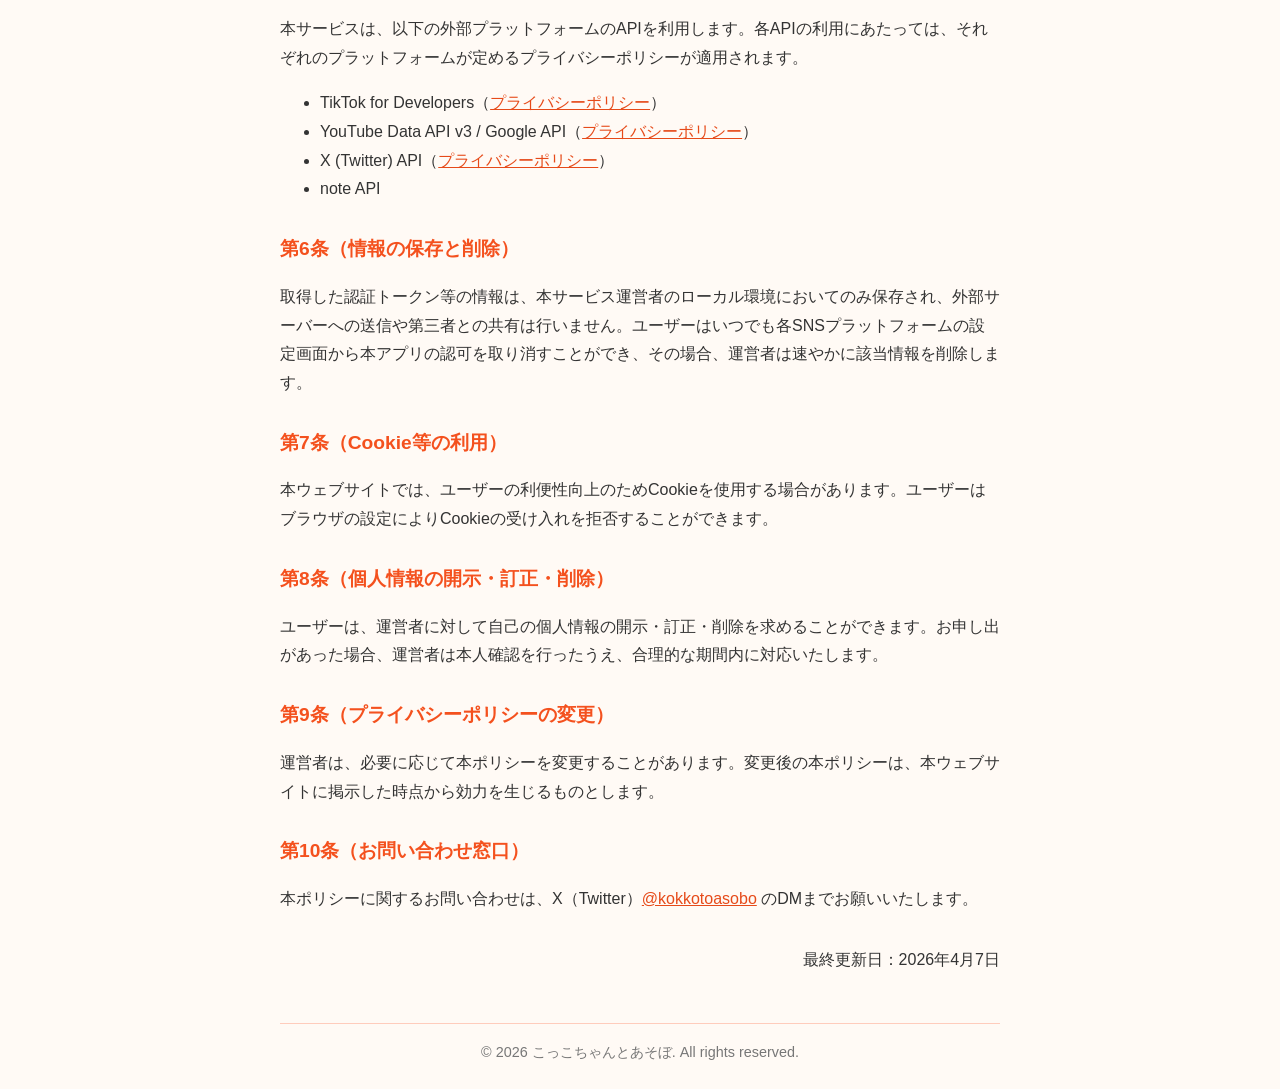
<file: privacy.html>
<!DOCTYPE html>
<html lang="ja">
<head>
<meta charset="UTF-8">
<meta name="viewport" content="width=device-width, initial-scale=1.0">
<title>プライバシーポリシー | こっこちゃんとあそぼ</title>
<meta name="description" content="「こっこちゃんとあそぼ」アプリにおける個人情報の取扱いに関するプライバシーポリシー。">
<style>
  body { font-family: -apple-system, "Segoe UI", "Hiragino Sans", "Yu Gothic UI", sans-serif; max-width: 720px; margin: 0 auto; padding: 24px; line-height: 1.8; color: #333; background: #fffaf5; }
  h1 { color: #ff7043; border-bottom: 3px solid #ffccbc; padding-bottom: 8px; }
  h2 { color: #f4511e; margin-top: 28px; font-size: 1.2em; }
  a { color: #e64a19; }
  .footer { margin-top: 48px; padding-top: 16px; border-top: 1px solid #ffccbc; font-size: 0.9em; color: #777; text-align: center; }
</style>
</head>
<body>
<p><a href="index.html">← トップに戻る</a></p>
<h1>プライバシーポリシー</h1>
<p>「こっこちゃんとあそぼ」運営者（以下「運営者」といいます）は、本ウェブサイトおよび関連アプリケーション（以下「本サービス」といいます）におけるユーザーの個人情報の取扱いについて、以下のとおりプライバシーポリシー（以下「本ポリシー」といいます）を定めます。</p>

<div style="background:#fff3e0; border:2px solid #ff7043; padding:12px 16px; border-radius:8px; margin:16px 0;">
<strong>⚠️ 運営者情報・無断使用禁止</strong><br>
本ウェブサイト（<code>https://win666sawa-lgtm.github.io/kokko-app/</code>）および本ポリシーを含むすべての文書は、「こっこちゃんとあそぼ」公式運営者（X: <a href="https://x.com/kokkotoasobo" target="_blank" rel="noopener">@kokkotoasobo</a>）の管理下にあります。本URLを第三者がTikTok・Google・Apple その他のサービスにおいてアプリケーション申請のウェブサイトURL、利用規約URL、プライバシーポリシーURL等として無断で使用することを<strong>固く禁じます</strong>。違反が確認された場合、運営者は法的措置を講じる場合があります。
</div>

<h2>第1条（個人情報の定義）</h2>
<p>本ポリシーにおける「個人情報」とは、個人情報保護法に定める個人情報、すなわち生存する個人に関する情報であって、当該情報に含まれる氏名、生年月日、その他の記述等により特定の個人を識別することができるものを指します。</p>

<h2>第2条（取得する情報）</h2>
<p>運営者は、本サービスの提供にあたり、以下の情報を取得することがあります。</p>
<ul>
  <li>SNSアカウント情報（TikTok、YouTube、X、note 等）：投稿機能を利用する際に、各プラットフォームのAPIを通じて取得するアカウントID・表示名・公開プロフィール等</li>
  <li>OAuth認証情報：各SNSプラットフォームから付与されるアクセストークン・リフレッシュトークン</li>
  <li>アクセスログ：本ウェブサイトへのアクセス日時、IPアドレス、ブラウザ種別等</li>
</ul>

<h2>第3条（利用目的）</h2>
<p>運営者は、取得した情報を以下の目的のために利用します。</p>
<ul>
  <li>本サービスの提供および運営のため</li>
  <li>各SNSプラットフォームへのコンテンツ自動投稿機能を提供するため</li>
  <li>ユーザーからのお問い合わせに対応するため</li>
  <li>本サービスの不正利用を防止するため</li>
  <li>本サービスの改善および新機能の開発のため</li>
</ul>

<h2>第4条（第三者提供）</h2>
<p>運営者は、以下に掲げる場合を除き、ユーザーの同意なく取得した情報を第三者に提供することはありません。</p>
<ul>
  <li>法令に基づく場合</li>
  <li>人の生命、身体または財産の保護のために必要がある場合であって、本人の同意を得ることが困難であるとき</li>
  <li>公衆衛生の向上または児童の健全な育成の推進のために特に必要がある場合であって、本人の同意を得ることが困難であるとき</li>
  <li>国の機関もしくは地方公共団体またはその委託を受けた者が法令の定める事務を遂行することに対して協力する必要がある場合</li>
</ul>

<h2>第5条（外部APIの利用）</h2>
<p>本サービスは、以下の外部プラットフォームのAPIを利用します。各APIの利用にあたっては、それぞれのプラットフォームが定めるプライバシーポリシーが適用されます。</p>
<ul>
  <li>TikTok for Developers（<a href="https://www.tiktok.com/legal/privacy-policy" target="_blank" rel="noopener">プライバシーポリシー</a>）</li>
  <li>YouTube Data API v3 / Google API（<a href="https://policies.google.com/privacy" target="_blank" rel="noopener">プライバシーポリシー</a>）</li>
  <li>X (Twitter) API（<a href="https://x.com/en/privacy" target="_blank" rel="noopener">プライバシーポリシー</a>）</li>
  <li>note API</li>
</ul>

<h2>第6条（情報の保存と削除）</h2>
<p>取得した認証トークン等の情報は、本サービス運営者のローカル環境においてのみ保存され、外部サーバーへの送信や第三者との共有は行いません。ユーザーはいつでも各SNSプラットフォームの設定画面から本アプリの認可を取り消すことができ、その場合、運営者は速やかに該当情報を削除します。</p>

<h2>第7条（Cookie等の利用）</h2>
<p>本ウェブサイトでは、ユーザーの利便性向上のためCookieを使用する場合があります。ユーザーはブラウザの設定によりCookieの受け入れを拒否することができます。</p>

<h2>第8条（個人情報の開示・訂正・削除）</h2>
<p>ユーザーは、運営者に対して自己の個人情報の開示・訂正・削除を求めることができます。お申し出があった場合、運営者は本人確認を行ったうえ、合理的な期間内に対応いたします。</p>

<h2>第9条（プライバシーポリシーの変更）</h2>
<p>運営者は、必要に応じて本ポリシーを変更することがあります。変更後の本ポリシーは、本ウェブサイトに掲示した時点から効力を生じるものとします。</p>

<h2>第10条（お問い合わせ窓口）</h2>
<p>本ポリシーに関するお問い合わせは、X（Twitter）<a href="https://x.com/kokkotoasobo" target="_blank" rel="noopener">@kokkotoasobo</a> のDMまでお願いいたします。</p>

<p style="margin-top: 32px; text-align: right;">最終更新日：2026年4月7日</p>

<div class="footer">
  © 2026 こっこちゃんとあそぼ. All rights reserved.
</div>
</body>
</html>
</file>
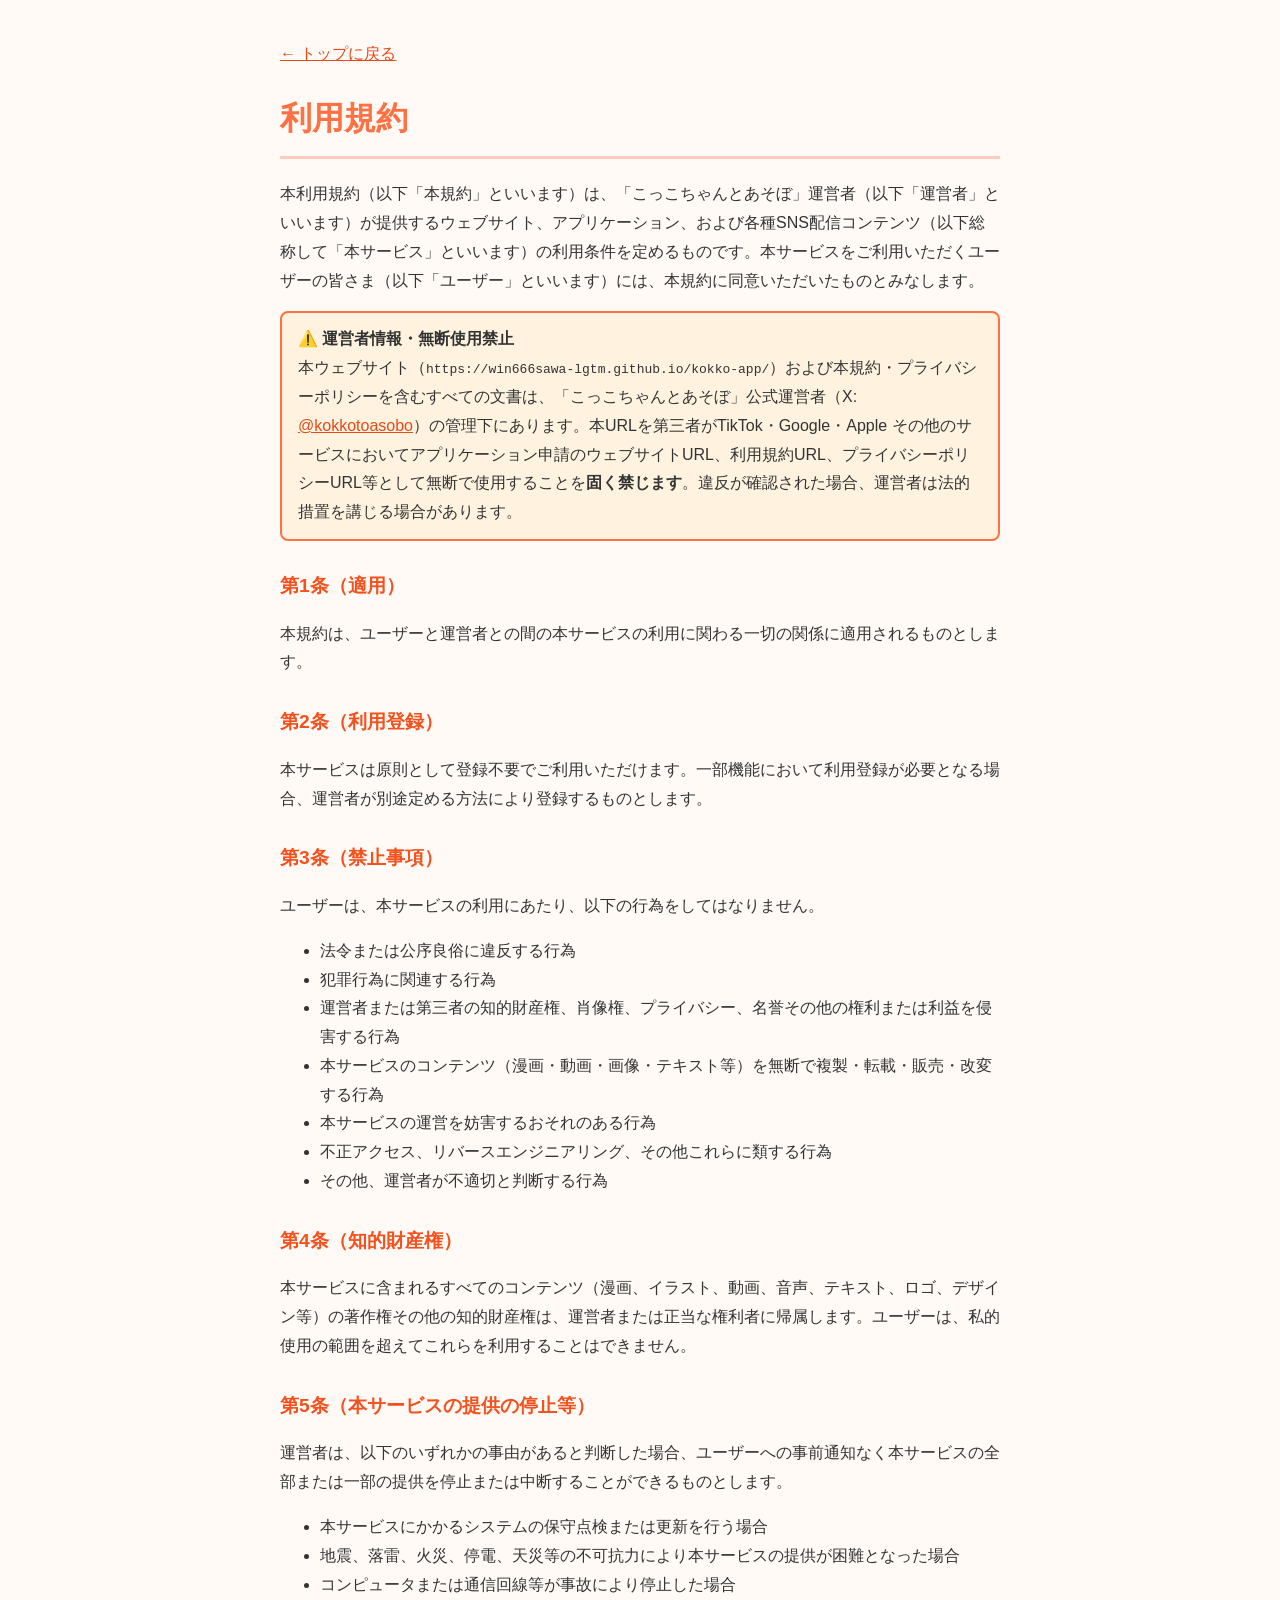
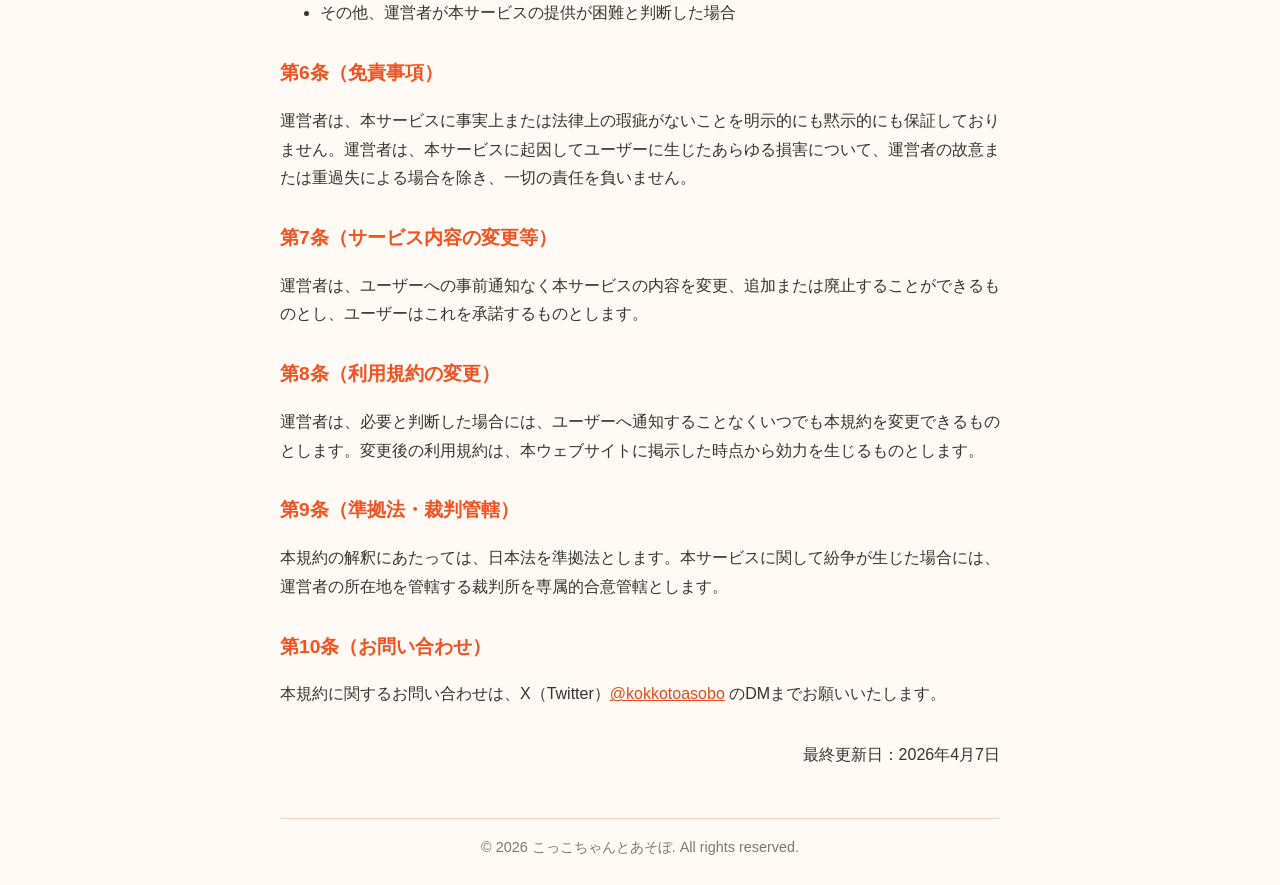
<file: terms.html>
<!DOCTYPE html>
<html lang="ja">
<head>
<meta charset="UTF-8">
<meta name="viewport" content="width=device-width, initial-scale=1.0">
<title>利用規約 | こっこちゃんとあそぼ</title>
<meta name="description" content="「こっこちゃんとあそぼ」アプリおよび配信コンテンツの利用規約。">
<style>
  body { font-family: -apple-system, "Segoe UI", "Hiragino Sans", "Yu Gothic UI", sans-serif; max-width: 720px; margin: 0 auto; padding: 24px; line-height: 1.8; color: #333; background: #fffaf5; }
  h1 { color: #ff7043; border-bottom: 3px solid #ffccbc; padding-bottom: 8px; }
  h2 { color: #f4511e; margin-top: 28px; font-size: 1.2em; }
  a { color: #e64a19; }
  .footer { margin-top: 48px; padding-top: 16px; border-top: 1px solid #ffccbc; font-size: 0.9em; color: #777; text-align: center; }
</style>
</head>
<body>
<p><a href="index.html">← トップに戻る</a></p>
<h1>利用規約</h1>
<p>本利用規約（以下「本規約」といいます）は、「こっこちゃんとあそぼ」運営者（以下「運営者」といいます）が提供するウェブサイト、アプリケーション、および各種SNS配信コンテンツ（以下総称して「本サービス」といいます）の利用条件を定めるものです。本サービスをご利用いただくユーザーの皆さま（以下「ユーザー」といいます）には、本規約に同意いただいたものとみなします。</p>

<div style="background:#fff3e0; border:2px solid #ff7043; padding:12px 16px; border-radius:8px; margin:16px 0;">
<strong>⚠️ 運営者情報・無断使用禁止</strong><br>
本ウェブサイト（<code>https://win666sawa-lgtm.github.io/kokko-app/</code>）および本規約・プライバシーポリシーを含むすべての文書は、「こっこちゃんとあそぼ」公式運営者（X: <a href="https://x.com/kokkotoasobo" target="_blank" rel="noopener">@kokkotoasobo</a>）の管理下にあります。本URLを第三者がTikTok・Google・Apple その他のサービスにおいてアプリケーション申請のウェブサイトURL、利用規約URL、プライバシーポリシーURL等として無断で使用することを<strong>固く禁じます</strong>。違反が確認された場合、運営者は法的措置を講じる場合があります。
</div>

<h2>第1条（適用）</h2>
<p>本規約は、ユーザーと運営者との間の本サービスの利用に関わる一切の関係に適用されるものとします。</p>

<h2>第2条（利用登録）</h2>
<p>本サービスは原則として登録不要でご利用いただけます。一部機能において利用登録が必要となる場合、運営者が別途定める方法により登録するものとします。</p>

<h2>第3条（禁止事項）</h2>
<p>ユーザーは、本サービスの利用にあたり、以下の行為をしてはなりません。</p>
<ul>
  <li>法令または公序良俗に違反する行為</li>
  <li>犯罪行為に関連する行為</li>
  <li>運営者または第三者の知的財産権、肖像権、プライバシー、名誉その他の権利または利益を侵害する行為</li>
  <li>本サービスのコンテンツ（漫画・動画・画像・テキスト等）を無断で複製・転載・販売・改変する行為</li>
  <li>本サービスの運営を妨害するおそれのある行為</li>
  <li>不正アクセス、リバースエンジニアリング、その他これらに類する行為</li>
  <li>その他、運営者が不適切と判断する行為</li>
</ul>

<h2>第4条（知的財産権）</h2>
<p>本サービスに含まれるすべてのコンテンツ（漫画、イラスト、動画、音声、テキスト、ロゴ、デザイン等）の著作権その他の知的財産権は、運営者または正当な権利者に帰属します。ユーザーは、私的使用の範囲を超えてこれらを利用することはできません。</p>

<h2>第5条（本サービスの提供の停止等）</h2>
<p>運営者は、以下のいずれかの事由があると判断した場合、ユーザーへの事前通知なく本サービスの全部または一部の提供を停止または中断することができるものとします。</p>
<ul>
  <li>本サービスにかかるシステムの保守点検または更新を行う場合</li>
  <li>地震、落雷、火災、停電、天災等の不可抗力により本サービスの提供が困難となった場合</li>
  <li>コンピュータまたは通信回線等が事故により停止した場合</li>
  <li>その他、運営者が本サービスの提供が困難と判断した場合</li>
</ul>

<h2>第6条（免責事項）</h2>
<p>運営者は、本サービスに事実上または法律上の瑕疵がないことを明示的にも黙示的にも保証しておりません。運営者は、本サービスに起因してユーザーに生じたあらゆる損害について、運営者の故意または重過失による場合を除き、一切の責任を負いません。</p>

<h2>第7条（サービス内容の変更等）</h2>
<p>運営者は、ユーザーへの事前通知なく本サービスの内容を変更、追加または廃止することができるものとし、ユーザーはこれを承諾するものとします。</p>

<h2>第8条（利用規約の変更）</h2>
<p>運営者は、必要と判断した場合には、ユーザーへ通知することなくいつでも本規約を変更できるものとします。変更後の利用規約は、本ウェブサイトに掲示した時点から効力を生じるものとします。</p>

<h2>第9条（準拠法・裁判管轄）</h2>
<p>本規約の解釈にあたっては、日本法を準拠法とします。本サービスに関して紛争が生じた場合には、運営者の所在地を管轄する裁判所を専属的合意管轄とします。</p>

<h2>第10条（お問い合わせ）</h2>
<p>本規約に関するお問い合わせは、X（Twitter）<a href="https://x.com/kokkotoasobo" target="_blank" rel="noopener">@kokkotoasobo</a> のDMまでお願いいたします。</p>

<p style="margin-top: 32px; text-align: right;">最終更新日：2026年4月7日</p>

<div class="footer">
  © 2026 こっこちゃんとあそぼ. All rights reserved.
</div>
</body>
</html>
</file>
<file: games/_shared/style.css>
/* 共通スタイル: こっこちゃんゲーム */
* { box-sizing: border-box; -webkit-tap-highlight-color: transparent; }
html, body {
  margin: 0; padding: 0; height: 100%;
  font-family: -apple-system, "Segoe UI", "Hiragino Maru Gothic ProN", "Yu Gothic UI", "Comic Sans MS", sans-serif;
  background: linear-gradient(180deg, #ffe8d6 0%, #ffd1a8 100%);
  overflow: hidden; user-select: none; -webkit-user-select: none;
  color: #5d4037;
  touch-action: manipulation; /* ダブルタップズーム遅延を消す */
  overscroll-behavior: none; /* 引っ張り更新を防ぐ */
}
button, .choice, .cell, .key, .item, .box, .egg { touch-action: manipulation; }
canvas { touch-action: none; } /* ゲームキャンバスはスクロール無効 */
#app { display: flex; flex-direction: column; height: 100dvh; max-width: 720px; margin: 0 auto; padding: 8px; }
header {
  display: flex; align-items: center; justify-content: space-between;
  padding: 6px 10px; background: #fff; border-radius: 16px;
  box-shadow: 0 4px 0 #ffb27a; margin-bottom: 8px;
}
header h1 { margin: 0; font-size: 1.1em; color: #e64a19; text-align: center; flex: 1; }
.back { font-size: 0.85em; color: #e64a19; text-decoration: none; padding: 4px 8px; border-radius: 8px; background: #fff3e0; }
.hud { display: flex; flex-direction: column; align-items: flex-end; font-size: 0.85em; gap: 2px; }
.hud b { color: #e64a19; font-size: 1.1em; }
#message {
  text-align: center; font-size: 1.05em; background: #fff8e1;
  padding: 8px; border-radius: 12px; margin-bottom: 8px;
  min-height: 1.5em; font-weight: bold;
}
#stage {
  flex: 1; position: relative;
  background: radial-gradient(ellipse at center, #fff5e6 0%, #ffe0b2 100%);
  border-radius: 20px; border: 4px dashed #ffb27a; overflow: hidden;
}
#controls { text-align: center; padding: 8px; }
.big {
  font-size: 1.2em; padding: 12px 28px; background: #ff7043; color: #fff;
  border: none; border-radius: 16px; box-shadow: 0 5px 0 #c63d0c;
  cursor: pointer; font-weight: bold;
}
.big:active { transform: translateY(3px); box-shadow: 0 2px 0 #c63d0c; }
#overlay { position: fixed; inset: 0; background: rgba(0,0,0,0.5); display: flex; align-items: center; justify-content: center; z-index: 100; }
#overlay.hidden { display: none; }
.card { background: #fff; padding: 24px 32px; border-radius: 24px; text-align: center; box-shadow: 0 10px 0 #ffb27a; max-width: 80%; }
.card h2 { color: #e64a19; margin-top: 0; font-size: 1.8em; }
.card p { font-size: 1.1em; }
</file>
<file: games/number-collect/style.css>
/* こっこちゃん すうじあつめ */
* { box-sizing: border-box; -webkit-tap-highlight-color: transparent; }
html, body {
  margin: 0; padding: 0; height: 100%;
  font-family: -apple-system, "Segoe UI", "Hiragino Maru Gothic ProN", "Yu Gothic UI", "Comic Sans MS", sans-serif;
  background: linear-gradient(180deg, #ffe8d6 0%, #ffd1a8 100%);
  overflow: hidden;
  user-select: none;
  -webkit-user-select: none;
}
#app {
  display: flex; flex-direction: column;
  height: 100dvh; max-width: 720px; margin: 0 auto;
  padding: 8px;
}

header {
  display: flex; align-items: center; justify-content: space-between;
  padding: 6px 10px;
  background: #fff;
  border-radius: 16px;
  box-shadow: 0 4px 0 #ffb27a;
  margin-bottom: 8px;
}
header h1 {
  margin: 0; font-size: 1.1em; color: #e64a19;
  text-align: center; flex: 1;
}
.back {
  font-size: 0.85em; color: #e64a19; text-decoration: none;
  padding: 4px 8px; border-radius: 8px; background: #fff3e0;
}
.hud { display: flex; flex-direction: column; align-items: flex-end; font-size: 0.85em; gap: 2px; }
.hud b { color: #e64a19; font-size: 1.1em; }

#message {
  text-align: center;
  font-size: 1.05em;
  color: #5d4037;
  background: #fff8e1;
  padding: 8px;
  border-radius: 12px;
  margin-bottom: 8px;
  min-height: 1.5em;
  font-weight: bold;
}

#stage {
  flex: 1;
  position: relative;
  background: radial-gradient(ellipse at center, #fff5e6 0%, #ffe0b2 100%);
  border-radius: 20px;
  border: 4px dashed #ffb27a;
  overflow: hidden;
}

#kokko {
  position: absolute;
  left: 8px; bottom: 8px;
  width: 90px;
  z-index: 5;
  pointer-events: none;
}
#kokko img { width: 100%; display: block; }
#kokkoBubble {
  position: absolute;
  top: -10px; left: 70px;
  background: #fff;
  border: 2px solid #ff7043;
  border-radius: 14px;
  padding: 4px 10px;
  font-size: 0.85em;
  white-space: nowrap;
  color: #e64a19;
  font-weight: bold;
  box-shadow: 0 2px 0 #ffb27a;
}

#eggs { position: absolute; inset: 0; }

.egg {
  position: absolute;
  width: 70px; height: 84px;
  display: flex; align-items: center; justify-content: center;
  cursor: pointer;
  font-size: 1.8em;
  font-weight: bold;
  color: #fff;
  text-shadow: 0 2px 0 rgba(0,0,0,0.25);
  background-size: contain;
  background-repeat: no-repeat;
  background-position: center;
  transition: transform 0.15s;
  transform: translate(-50%, -50%);
}
.egg::before {
  content: "";
  position: absolute; inset: 0;
  background: var(--c, #ff7043);
  border-radius: 50% 50% 45% 45% / 60% 60% 40% 40%;
  z-index: -1;
  box-shadow: inset -8px -10px 0 rgba(0,0,0,0.12), 0 4px 0 rgba(0,0,0,0.15);
}
.egg span { position: relative; z-index: 1; }
.egg.pop { animation: pop 0.4s forwards; pointer-events: none; }
.egg.shake { animation: shake 0.4s; }

@keyframes pop {
  0%   { transform: translate(-50%, -50%) scale(1); opacity: 1; }
  50%  { transform: translate(-50%, -50%) scale(1.4) rotate(15deg); }
  100% { transform: translate(-50%, -50%) scale(0) rotate(-30deg); opacity: 0; }
}
@keyframes shake {
  0%, 100% { transform: translate(-50%, -50%) translateX(0); }
  25% { transform: translate(-50%, -50%) translateX(-8px); }
  75% { transform: translate(-50%, -50%) translateX(8px); }
}
@keyframes float {
  0%, 100% { margin-top: 0; }
  50% { margin-top: -4px; }
}
.egg { animation: float 2s ease-in-out infinite; }

#controls {
  text-align: center;
  padding: 8px;
}
.big {
  font-size: 1.2em;
  padding: 12px 28px;
  background: #ff7043;
  color: #fff;
  border: none;
  border-radius: 16px;
  box-shadow: 0 5px 0 #c63d0c;
  cursor: pointer;
  font-weight: bold;
}
.big:active { transform: translateY(3px); box-shadow: 0 2px 0 #c63d0c; }

#overlay {
  position: fixed; inset: 0;
  background: rgba(0,0,0,0.5);
  display: flex; align-items: center; justify-content: center;
  z-index: 100;
}
#overlay.hidden { display: none; }
.card {
  background: #fff;
  padding: 24px 32px;
  border-radius: 24px;
  text-align: center;
  box-shadow: 0 10px 0 #ffb27a;
  max-width: 80%;
}
.card h2 { color: #e64a19; margin-top: 0; font-size: 1.8em; }
.card p { font-size: 1.1em; color: #5d4037; }

.chick {
  position: absolute;
  font-size: 2em;
  pointer-events: none;
  animation: chickRise 1s forwards;
}
@keyframes chickRise {
  0% { transform: translate(-50%, -50%) scale(0); opacity: 0; }
  30% { transform: translate(-50%, -80%) scale(1.2); opacity: 1; }
  100% { transform: translate(-50%, -160%) scale(1); opacity: 0; }
}
</file>
